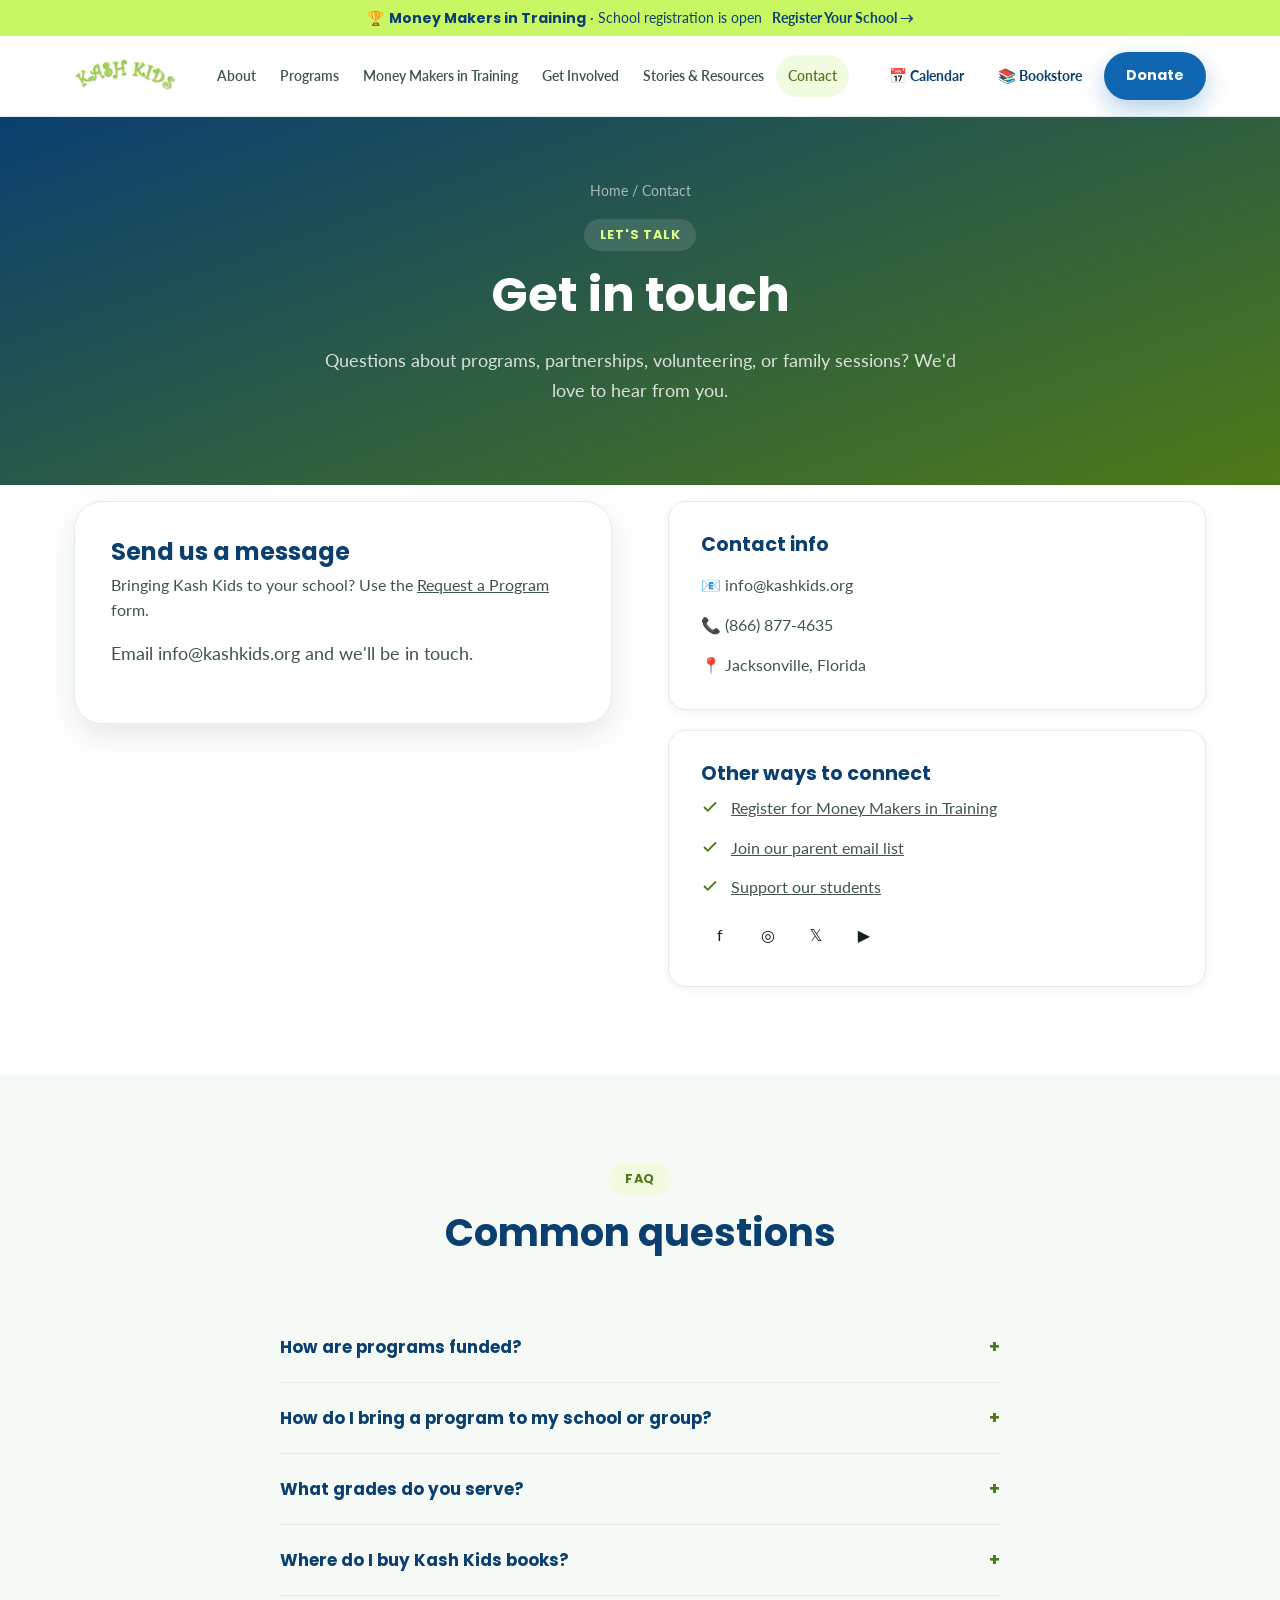
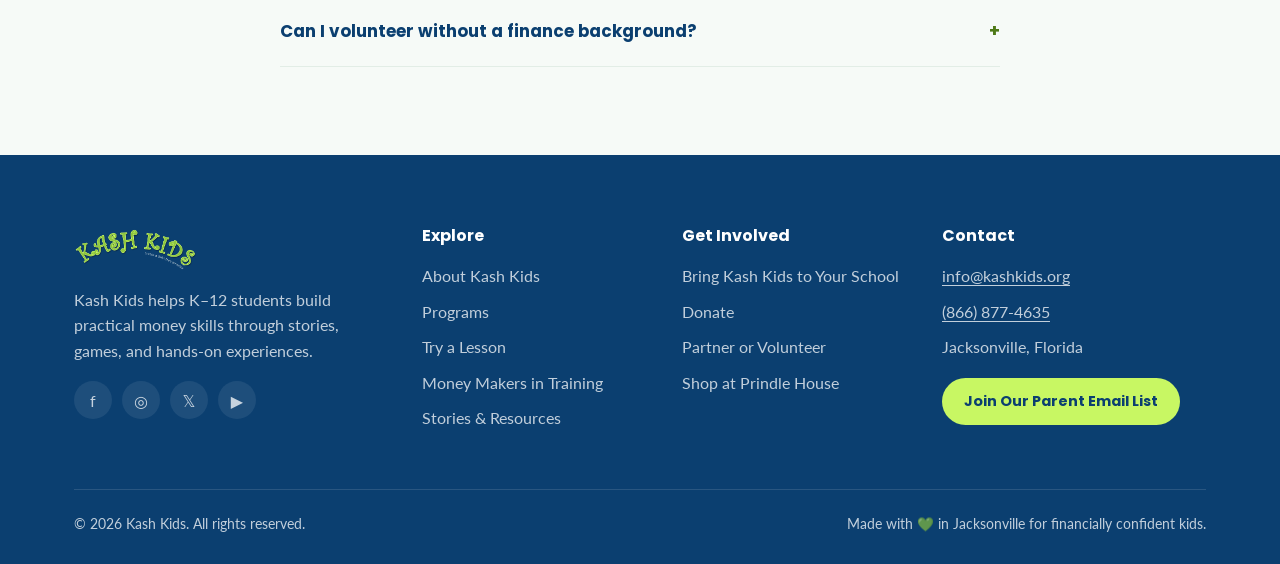
<file: contact.html>
<!DOCTYPE html>
<html lang="en">
<head>
<meta charset="UTF-8">
<meta name="viewport" content="width=device-width, initial-scale=1.0">
<title>Contact — Kash Kids</title>
<meta name="description" content="Contact Kash Kids in Jacksonville, Florida about programs, partnerships, volunteering, and family sessions.">
<link rel="icon" href="data:image/svg+xml,<svg xmlns=%22http://www.w3.org/2000/svg%22 viewBox=%220 0 100 100%22><circle cx=%2250%22 cy=%2250%22 r=%2245%22 fill=%22%2300B368%22/><text x=%2250%22 y=%2266%22 font-size=%2255%22 text-anchor=%22middle%22 fill=%22white%22 font-family=%22sans-serif%22>%24</text></svg>">
<link rel="preconnect" href="https://fonts.googleapis.com">
<link href="https://fonts.googleapis.com/css2?family=Poppins:wght@500;600;700;800&family=Lato:wght@400;700;900&display=swap" rel="stylesheet">
<link rel="stylesheet" href="css/style.css">
</head>
<body>
<a class="skip-link" href="#main">Skip to content</a>

<header class="site-header">
  <a class="mmit-bar" href="money-makers.html#register">
    <span>🏆 <b>Money Makers in Training</b><span class="mmit-bar-long"> · <span data-mmit-label>Register your school or join the interest list</span></span></span>
    <span class="mmit-bar-go"><span data-mmit-cta data-open-text="Register Your School" data-closed-text="Learn more">Learn more</span> →</span>
  </a>
  <div class="container">
    <a href="index.html" class="brand"><img src="assets/logo.webp" alt="Kash Kids home" class="logo-img"></a>
    <nav class="nav-desktop" aria-label="Primary">
      <a href="about.html">About</a>
      <a href="programs.html">Programs</a>
      <a href="money-makers.html">Money Makers in Training</a>
      <a href="get-involved.html">Get Involved</a>
      <a href="resources.html">Stories &amp; Resources</a>
      <a href="contact.html">Contact</a>
    </nav>
    <div class="header-cta">
      <a href="index.html#calendar" class="nav-shop" aria-label="Event calendar">📅 Calendar</a>
      <a data-link="prindleHouse" class="nav-shop" aria-label="Bookstore at Prindle House (opens in a new tab)">📚 Bookstore</a>
      <a href="donate.html#give" class="btn btn-primary btn-sm">Donate</a>
    </div>
    <button class="nav-toggle" aria-label="Open menu" aria-expanded="false" aria-controls="mobile-nav"><span></span><span></span><span></span></button>
  </div>
</header>
<nav class="mobile-nav" id="mobile-nav" aria-label="Mobile">
  <a href="about.html">About</a>
  <a href="programs.html">Programs</a>
  <a href="money-makers.html">Money Makers in Training</a>
  <a href="get-involved.html">Get Involved</a>
  <a href="resources.html">Stories &amp; Resources</a>
  <a href="contact.html">Contact</a>
  <a href="lesson.html">Try a Lesson</a>
  <a href="index.html#calendar">📅 Event Calendar</a>
  <div class="header-cta">
    <a data-link="prindleHouse" class="btn btn-ghost">Shop at Prindle House</a>
    <a href="donate.html#give" class="btn btn-primary">Donate</a>
  </div>
</nav>

<main id="main">

<section class="page-hero">
  <div class="container">
    <div class="breadcrumb"><a href="index.html">Home</a> / Contact</div>
    <span class="eyebrow on-dark">Let's talk</span>
    <h1>Get in touch</h1>
    <p class="lede">Questions about programs, partnerships, volunteering, or family sessions? We'd love to hear from you.</p>
  </div>
</section>

<section class="section-pad" style="padding-top:56px;margin-top:-40px;">
  <div class="container">
    <div class="split reveal" style="align-items:flex-start;">
      <div class="form-card">
        <h2 style="margin-bottom:6px;">Send us a message</h2>
        <p style="color:var(--ink-soft);">Bringing Kash Kids to your school? Use the <a href="programs.html#request" style="text-decoration:underline;">Request a Program</a> form.</p>
        <form data-form="contact" data-success="#contact-success">
          <input type="hidden" name="_subject" value="Kash Kids website message">
          <div class="form-status" aria-live="polite"></div>
          <div class="form-row">
            <div class="form-field">
              <label for="c-name">Name</label>
              <input type="text" id="c-name" name="name" required autocomplete="name">
            </div>
            <div class="form-field">
              <label for="c-email">Email</label>
              <input type="email" id="c-email" name="email" required autocomplete="email">
            </div>
          </div>
          <div class="form-field">
            <label for="c-topic">I'm reaching out about…</label>
            <select id="c-topic" name="topic" data-topic>
              <option value="general">A general question</option>
              <option value="family-session">Requesting a family session</option>
              <option value="partnership">Partnership or sponsorship</option>
              <option value="volunteer">Volunteering</option>
              <option value="media">Media</option>
            </select>
          </div>
          <div class="form-field">
            <label for="c-message">Message</label>
            <textarea id="c-message" name="message" rows="5" required></textarea>
          </div>
          <button type="submit" class="btn btn-primary btn-lg btn-block">Send Message</button>
        </form>
        <div class="form-success" id="contact-success" tabindex="-1" role="status">
          ✅ Thanks for reaching out! We received your message and will reply by email.
        </div>
      </div>

      <div>
        <div class="card c-navy" style="margin-bottom:20px;">
          <h3>Contact info</h3>
          <ul style="display:grid;gap:14px;margin-top:16px;color:var(--ink-soft);">
            <li>📧 <span data-contact="email"></span></li>
            <li data-contact-row>📞 <span data-contact="phone"></span></li>
            <li>📍 Jacksonville, Florida</li>
            <li data-contact-row>🗺️ <span data-contact="serviceArea"></span></li>
          </ul>
        </div>
        <div class="card c-gold">
          <h3>Other ways to connect</h3>
          <ul class="check-list" style="margin-top:10px;">
            <li><svg width="18" height="18" viewBox="0 0 24 24" fill="none" stroke="currentColor" stroke-width="2.4"><path d="M20 6L9 17l-5-5"/></svg> <a href="money-makers.html#register" style="text-decoration:underline;">Register for Money Makers in Training</a></li>
            <li><svg width="18" height="18" viewBox="0 0 24 24" fill="none" stroke="currentColor" stroke-width="2.4"><path d="M20 6L9 17l-5-5"/></svg> <a href="resources.html#parent-list" style="text-decoration:underline;">Join our parent email list</a></li>
            <li><svg width="18" height="18" viewBox="0 0 24 24" fill="none" stroke="currentColor" stroke-width="2.4"><path d="M20 6L9 17l-5-5"/></svg> <a href="donate.html#give" style="text-decoration:underline;">Support our students</a></li>
          </ul>
          <div class="footer-social" data-social style="margin-top:16px;"></div>
        </div>
      </div>
    </div>
  </div>
</section>

<section class="section-pad" style="background:var(--paper-soft)">
  <div class="container">
    <div class="section-head reveal">
      <span class="eyebrow">FAQ</span>
      <h2>Common questions</h2>
    </div>
    <div class="faq-list reveal" style="max-width:720px;margin:0 auto;">
      <div class="faq-item">
        <button class="faq-q">How are programs funded? <span class="plus" aria-hidden="true">+</span></button>
        <div class="faq-a"><p>Programs are supported through school and community partnerships, contracts, grants, and sponsorships. Contact us to discuss availability and funding options for your school or organization.</p></div>
      </div>
      <div class="faq-item">
        <button class="faq-q">How do I bring a program to my school or group? <span class="plus" aria-hidden="true">+</span></button>
        <div class="faq-a"><p>Use the <a href="programs.html#request" style="text-decoration:underline;">Request a Program</a> form. We'll follow up to discuss your students, the program, and the funding arrangement, then confirm dates and delivery.</p></div>
      </div>
      <div class="faq-item">
        <button class="faq-q">What grades do you serve? <span class="plus" aria-hidden="true">+</span></button>
        <div class="faq-a"><p>Kash Kids works with K–12 students, from coin recognition and needs versus wants in elementary school to budgeting, credit, and workforce readiness in middle and high school.</p></div>
      </div>
      <div class="faq-item">
        <button class="faq-q">Where do I buy Kash Kids books? <span class="plus" aria-hidden="true">+</span></button>
        <div class="faq-a"><p>Books and learning materials are available from Prindle House Publishing, founded by Kash Kids founder Twyla Prindle. Purchases are processed by Prindle House; donations remain through Kash Kids.</p></div>
      </div>
      <div class="faq-item">
        <button class="faq-q">Can I volunteer without a finance background? <span class="plus" aria-hidden="true">+</span></button>
        <div class="faq-a"><p>Yes. Volunteers support workforce development activities and Money Makers in Training. <a href="contact.html?topic=volunteer" style="text-decoration:underline;">Let us know you're interested.</a></p></div>
      </div>
    </div>
  </div>
</section>

</main>

<footer class="site-footer">
  <div class="container">
    <div class="footer-grid">
      <div>
        <a href="index.html" class="brand"><img src="assets/logo.webp" alt="Kash Kids home" class="logo-img logo-img-footer"></a>
        <p style="margin-top:14px;max-width:290px;">Kash Kids helps K–12 students build practical money skills through stories, games, and hands-on experiences.</p>
        <div class="footer-social" data-social></div>
      </div>
      <div>
        <h4>Explore</h4>
        <ul class="footer-links">
          <li><a href="about.html">About Kash Kids</a></li>
          <li><a href="programs.html">Programs</a></li>
          <li><a href="lesson.html">Try a Lesson</a></li>
          <li><a href="money-makers.html">Money Makers in Training</a></li>
          <li><a href="resources.html">Stories &amp; Resources</a></li>
        </ul>
      </div>
      <div>
        <h4>Get Involved</h4>
        <ul class="footer-links">
          <li><a href="programs.html#request">Bring Kash Kids to Your School</a></li>
          <li><a href="donate.html#give">Donate</a></li>
          <li><a href="get-involved.html">Partner or Volunteer</a></li>
          <li><a data-link="prindleHouse">Shop at Prindle House</a></li>
        </ul>
      </div>
      <div>
        <h4>Contact</h4>
        <ul class="footer-links footer-contact">
          <li data-contact="email"></li>
          <li data-contact-row><span data-contact="phone"></span></li>
          <li>Jacksonville, Florida</li>
        </ul>
        <a href="resources.html#parent-list" class="btn btn-gold btn-sm" style="margin-top:8px;">Join Our Parent Email List</a>
      </div>
    </div>
    <div class="footer-bottom">
      <span>© <span data-year></span> Kash Kids. All rights reserved.</span>
      <span>Made with 💚 in Jacksonville for financially confident kids.</span>
    </div>
  </div>
</footer>

<script src="js/site-config.js"></script>
<script src="js/main.js"></script>
</body>
</html>
</file>
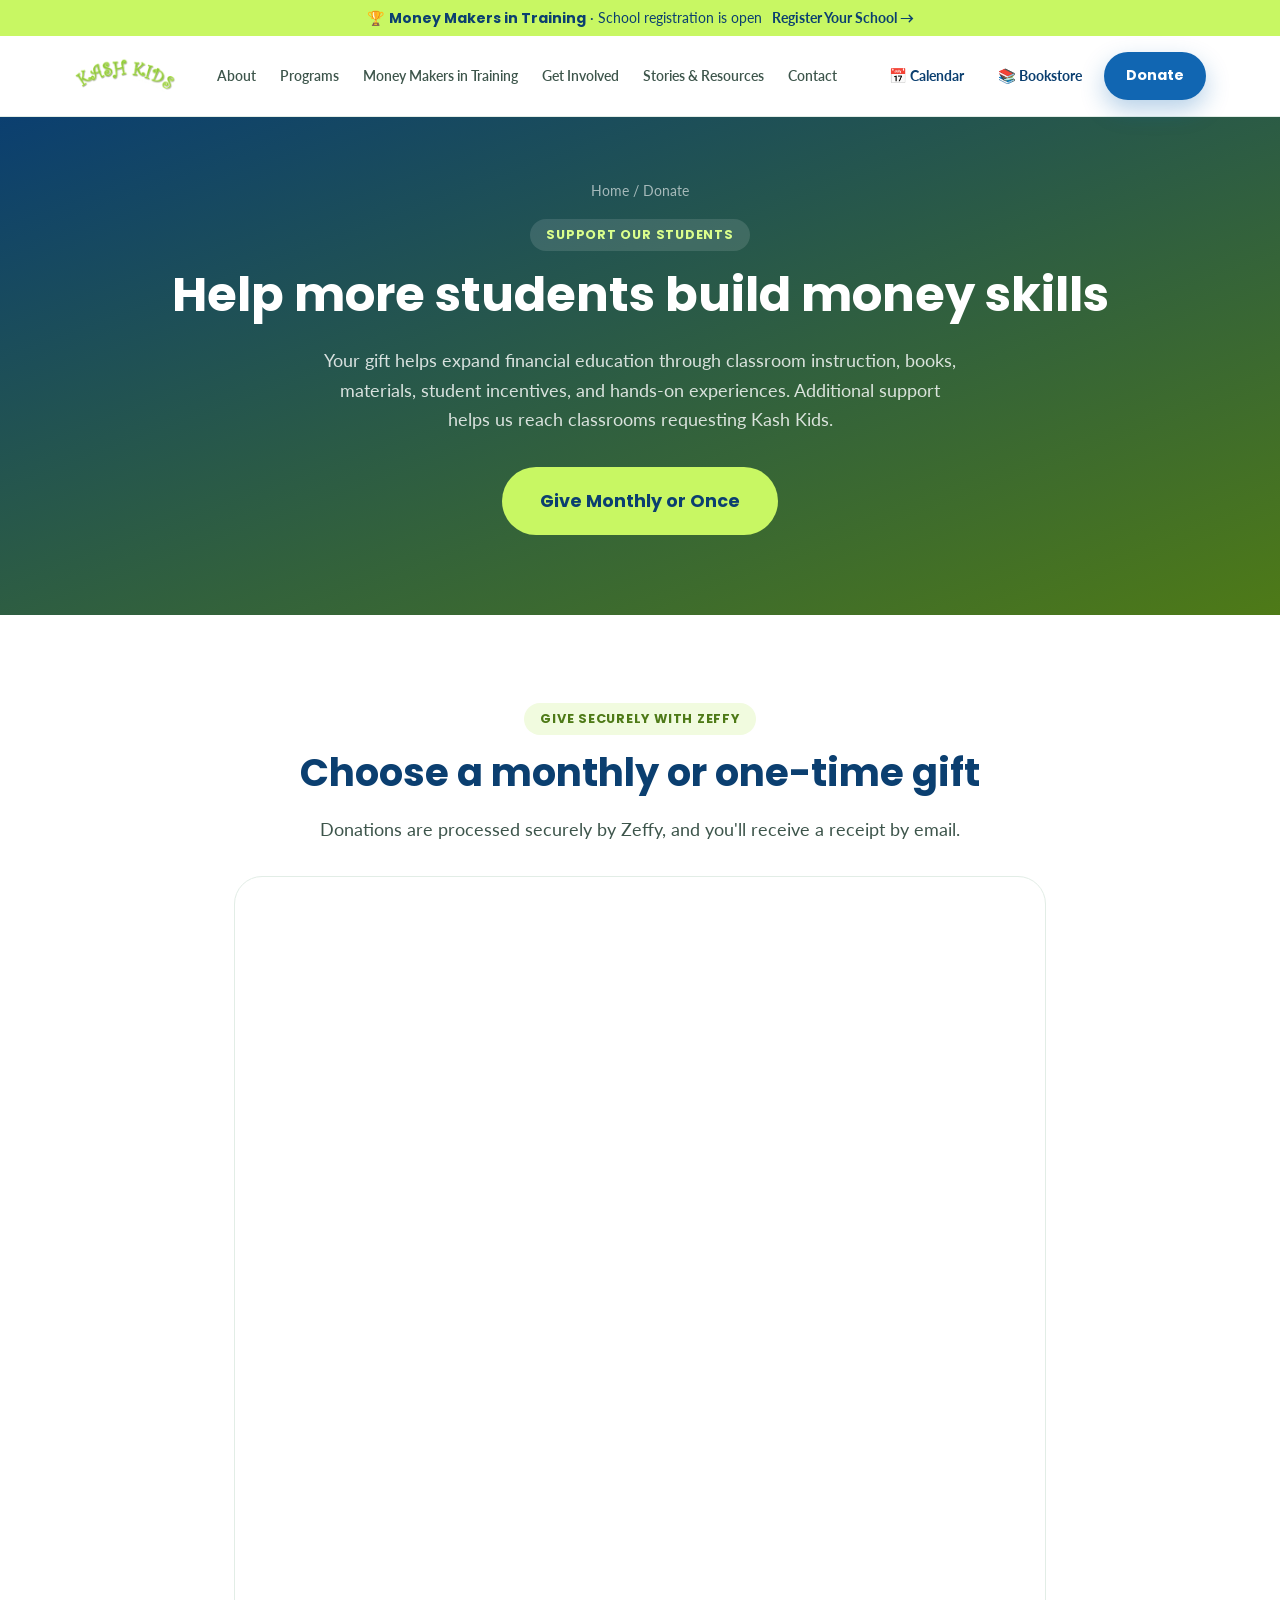
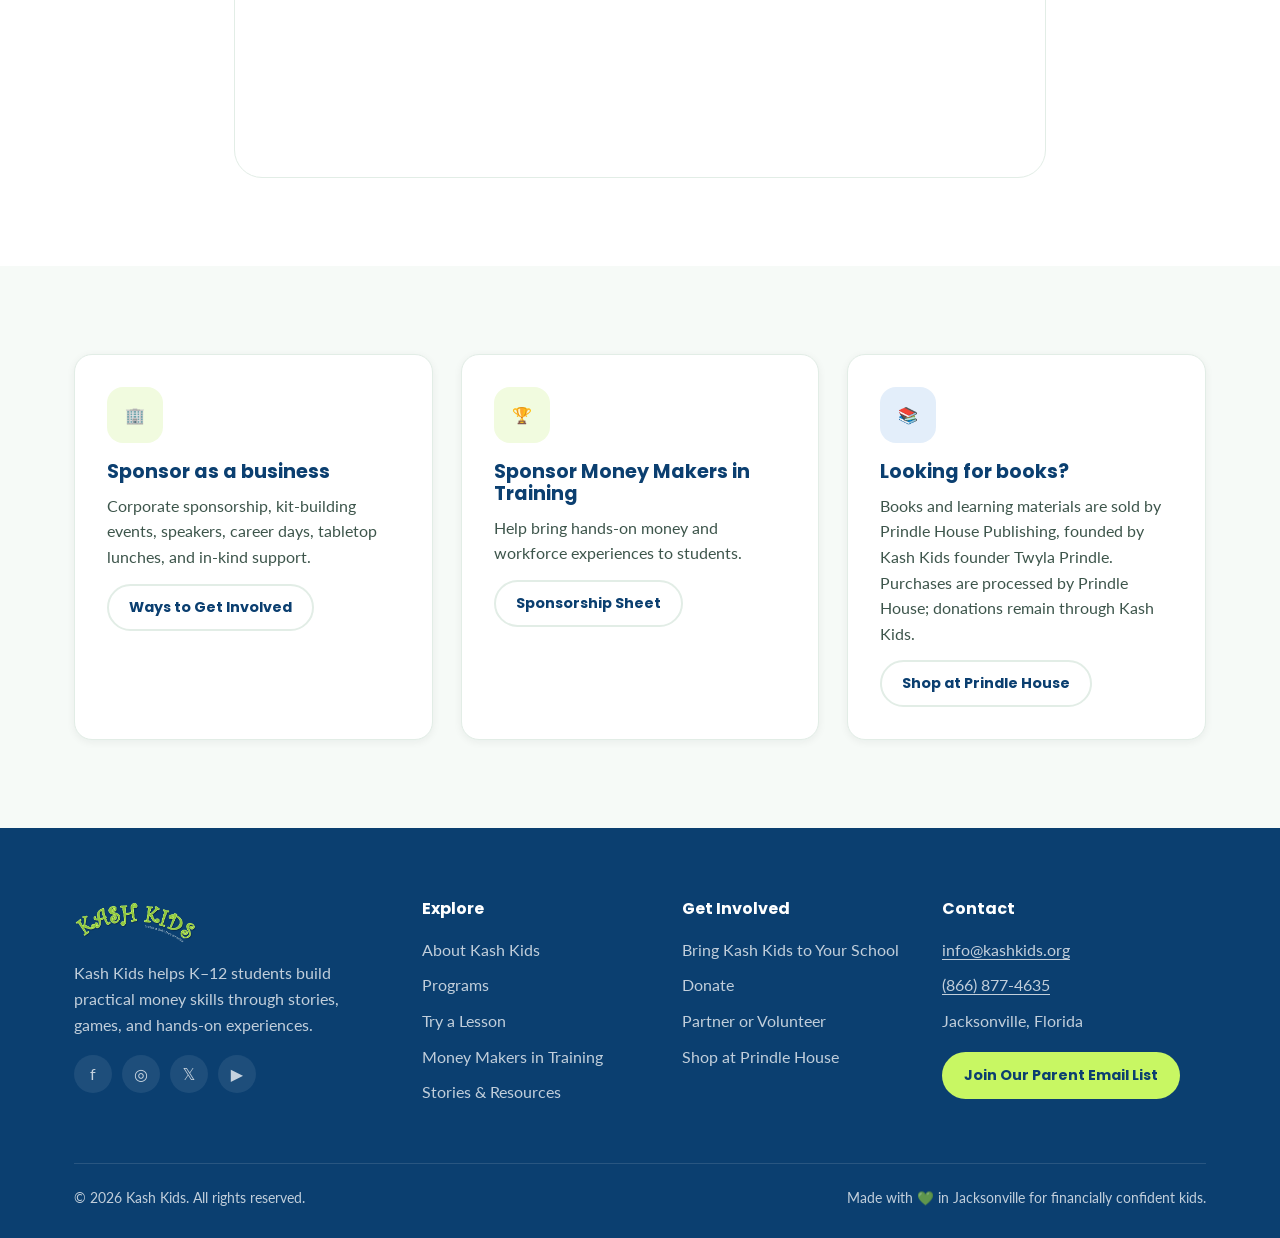
<file: donate.html>
<!DOCTYPE html>
<html lang="en">
<head>
<meta charset="UTF-8">
<meta name="viewport" content="width=device-width, initial-scale=1.0">
<title>Donate — Kash Kids</title>
<meta name="description" content="Help more students build money skills. Give to Kash Kids once or monthly.">
<link rel="icon" href="data:image/svg+xml,<svg xmlns=%22http://www.w3.org/2000/svg%22 viewBox=%220 0 100 100%22><circle cx=%2250%22 cy=%2250%22 r=%2245%22 fill=%22%2300B368%22/><text x=%2250%22 y=%2266%22 font-size=%2255%22 text-anchor=%22middle%22 fill=%22white%22 font-family=%22sans-serif%22>%24</text></svg>">
<link rel="preconnect" href="https://fonts.googleapis.com">
<link href="https://fonts.googleapis.com/css2?family=Poppins:wght@500;600;700;800&family=Lato:wght@400;700;900&display=swap" rel="stylesheet">
<link rel="stylesheet" href="css/style.css">
</head>
<body>
<a class="skip-link" href="#main">Skip to content</a>

<header class="site-header">
  <a class="mmit-bar" href="money-makers.html#register">
    <span>🏆 <b>Money Makers in Training</b><span class="mmit-bar-long"> · <span data-mmit-label>Register your school or join the interest list</span></span></span>
    <span class="mmit-bar-go"><span data-mmit-cta data-open-text="Register Your School" data-closed-text="Learn more">Learn more</span> →</span>
  </a>
  <div class="container">
    <a href="index.html" class="brand"><img src="assets/logo.webp" alt="Kash Kids home" class="logo-img"></a>
    <nav class="nav-desktop" aria-label="Primary">
      <a href="about.html">About</a>
      <a href="programs.html">Programs</a>
      <a href="money-makers.html">Money Makers in Training</a>
      <a href="get-involved.html">Get Involved</a>
      <a href="resources.html">Stories &amp; Resources</a>
      <a href="contact.html">Contact</a>
    </nav>
    <div class="header-cta">
      <a href="index.html#calendar" class="nav-shop" aria-label="Event calendar">📅 Calendar</a>
      <a data-link="prindleHouse" class="nav-shop" aria-label="Bookstore at Prindle House (opens in a new tab)">📚 Bookstore</a>
      <a href="donate.html#give" class="btn btn-primary btn-sm">Donate</a>
    </div>
    <button class="nav-toggle" aria-label="Open menu" aria-expanded="false" aria-controls="mobile-nav"><span></span><span></span><span></span></button>
  </div>
</header>
<nav class="mobile-nav" id="mobile-nav" aria-label="Mobile">
  <a href="about.html">About</a>
  <a href="programs.html">Programs</a>
  <a href="money-makers.html">Money Makers in Training</a>
  <a href="get-involved.html">Get Involved</a>
  <a href="resources.html">Stories &amp; Resources</a>
  <a href="contact.html">Contact</a>
  <a href="lesson.html">Try a Lesson</a>
  <a href="index.html#calendar">📅 Event Calendar</a>
  <div class="header-cta">
    <a data-link="prindleHouse" class="btn btn-ghost">Shop at Prindle House</a>
    <a href="donate.html#give" class="btn btn-primary">Donate</a>
  </div>
</nav>

<main id="main">

<section class="page-hero">
  <div class="container">
    <div class="breadcrumb"><a href="index.html">Home</a> / Donate</div>
    <span class="eyebrow on-dark">Support our students</span>
    <h1>Help more students build money skills</h1>
    <p class="lede">Your gift helps expand financial education through classroom instruction, books, materials, student incentives, and hands-on experiences. Additional support helps us reach classrooms requesting Kash Kids.</p>
    <div class="hero-actions" style="justify-content:center;">
      <a href="#give" class="btn btn-gold btn-lg">Give Monthly or Once</a>
    </div>
  </div>
</section>

<section class="section-pad" id="give">
  <div class="container" style="max-width:860px;">
    <div class="section-head reveal" style="margin-bottom:32px;">
      <span class="eyebrow">Give securely with Zeffy</span>
      <h2>Choose a monthly or one-time gift</h2>
      <p class="lede center-col">Donations are processed securely by Zeffy, and you'll receive a receipt by email.</p>
    </div>
    <div class="zeffy-embed reveal" data-zeffy></div>
  </div>
</section>

<section class="section-pad" style="background:var(--paper-soft)">
  <div class="container">
    <div class="grid grid-3 reveal-stagger">
      <div class="card">
        <div class="icon-badge">🏢</div>
        <h3>Sponsor as a business</h3>
        <p>Corporate sponsorship, kit-building events, speakers, career days, tabletop lunches, and in-kind support.</p>
        <a href="get-involved.html" class="btn btn-ghost btn-sm" style="margin-top:14px;">Ways to Get Involved</a>
      </div>
      <div class="card c-gold">
        <div class="icon-badge">🏆</div>
        <h3>Sponsor Money Makers in Training</h3>
        <p>Help bring hands-on money and workforce experiences to students.</p>
        <a data-link="sponsorshipSheet" class="btn btn-ghost btn-sm" style="margin-top:14px;">Sponsorship Sheet</a>
      </div>
      <div class="card c-navy">
        <div class="icon-badge">📚</div>
        <h3>Looking for books?</h3>
        <p>Books and learning materials are sold by Prindle House Publishing, founded by Kash Kids founder Twyla Prindle. Purchases are processed by Prindle House; donations remain through Kash Kids.</p>
        <a data-link="prindleHouse" class="btn btn-ghost btn-sm" style="margin-top:14px;">Shop at Prindle House</a>
      </div>
    </div>
  </div>
</section>

</main>

<footer class="site-footer">
  <div class="container">
    <div class="footer-grid">
      <div>
        <a href="index.html" class="brand"><img src="assets/logo.webp" alt="Kash Kids home" class="logo-img logo-img-footer"></a>
        <p style="margin-top:14px;max-width:290px;">Kash Kids helps K–12 students build practical money skills through stories, games, and hands-on experiences.</p>
        <div class="footer-social" data-social></div>
      </div>
      <div>
        <h4>Explore</h4>
        <ul class="footer-links">
          <li><a href="about.html">About Kash Kids</a></li>
          <li><a href="programs.html">Programs</a></li>
          <li><a href="lesson.html">Try a Lesson</a></li>
          <li><a href="money-makers.html">Money Makers in Training</a></li>
          <li><a href="resources.html">Stories &amp; Resources</a></li>
        </ul>
      </div>
      <div>
        <h4>Get Involved</h4>
        <ul class="footer-links">
          <li><a href="programs.html#request">Bring Kash Kids to Your School</a></li>
          <li><a href="donate.html#give">Donate</a></li>
          <li><a href="get-involved.html">Partner or Volunteer</a></li>
          <li><a data-link="prindleHouse">Shop at Prindle House</a></li>
        </ul>
      </div>
      <div>
        <h4>Contact</h4>
        <ul class="footer-links footer-contact">
          <li data-contact="email"></li>
          <li data-contact-row><span data-contact="phone"></span></li>
          <li>Jacksonville, Florida</li>
        </ul>
        <a href="resources.html#parent-list" class="btn btn-gold btn-sm" style="margin-top:8px;">Join Our Parent Email List</a>
      </div>
    </div>
    <div class="footer-bottom">
      <span>© <span data-year></span> Kash Kids. All rights reserved.</span>
      <span>Made with 💚 in Jacksonville for financially confident kids.</span>
    </div>
  </div>
</footer>

<script src="js/site-config.js"></script>
<script src="js/main.js"></script>
</body>
</html>
</file>
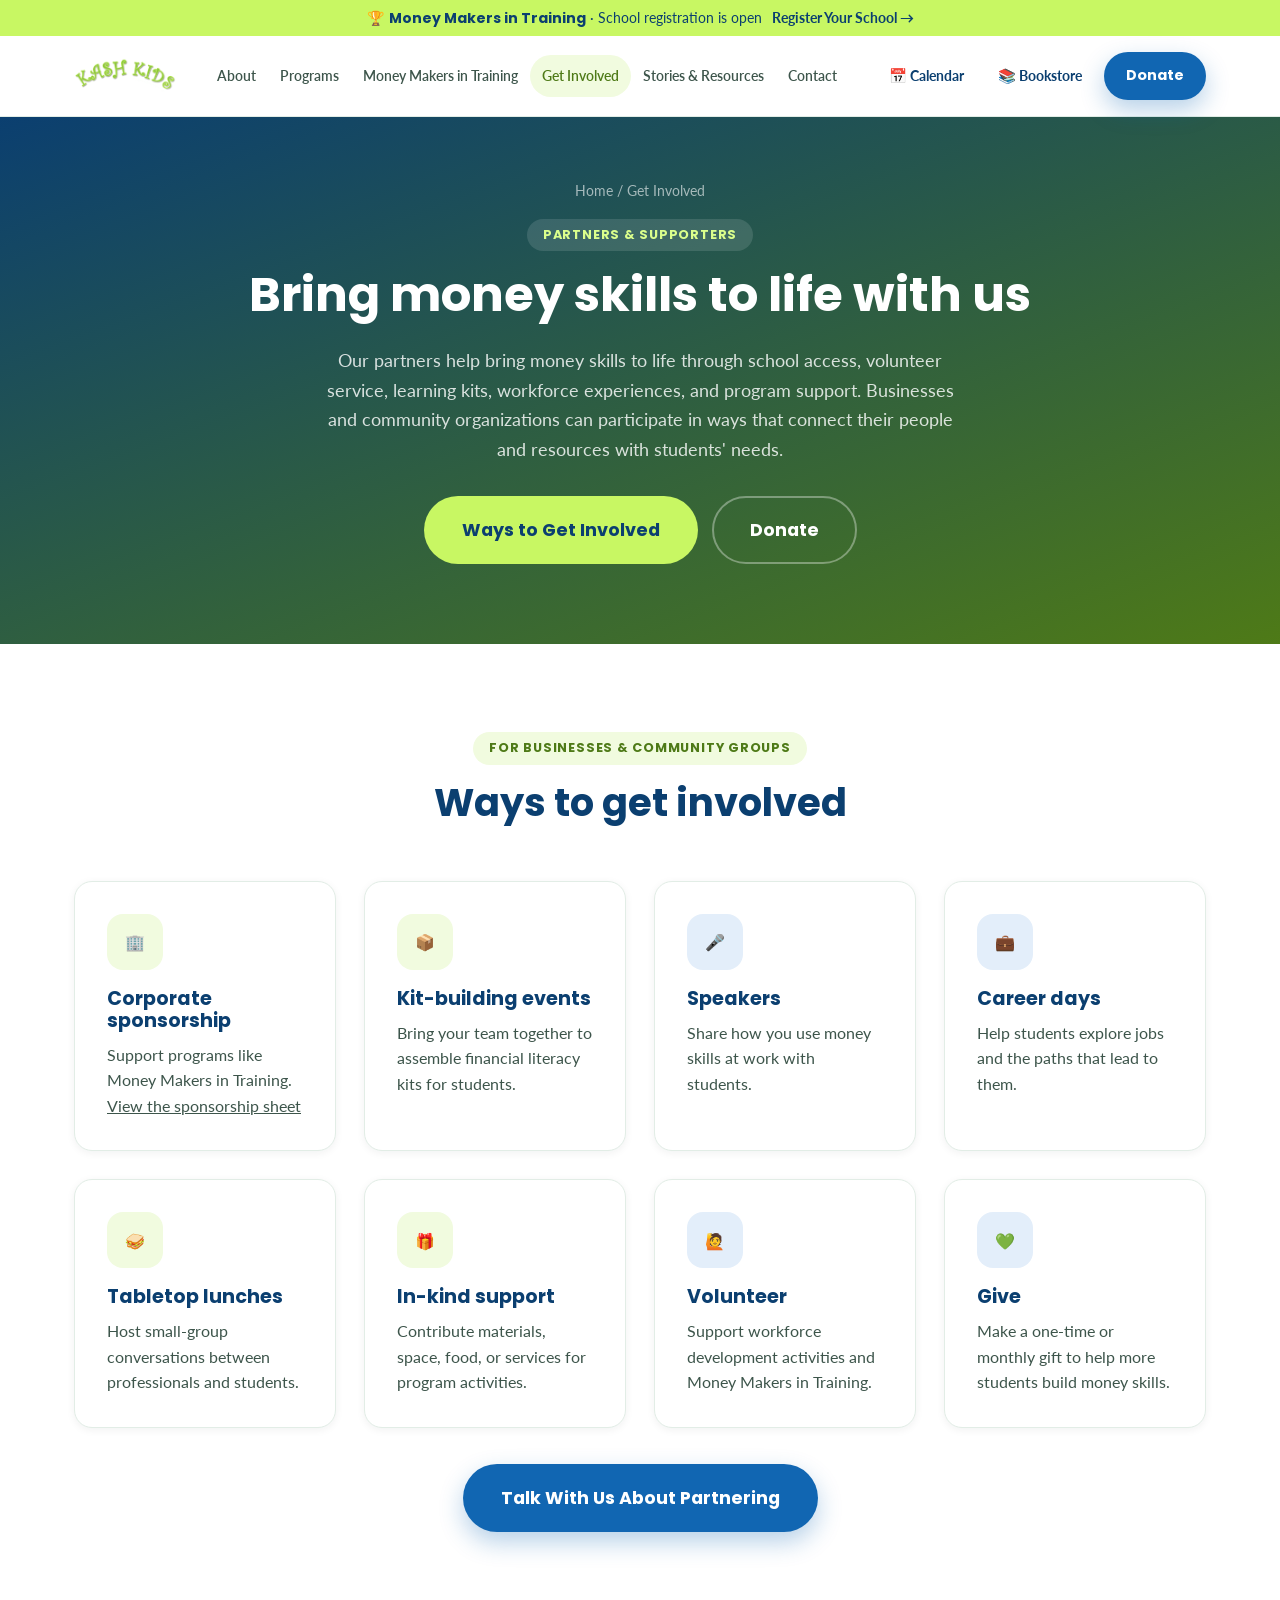
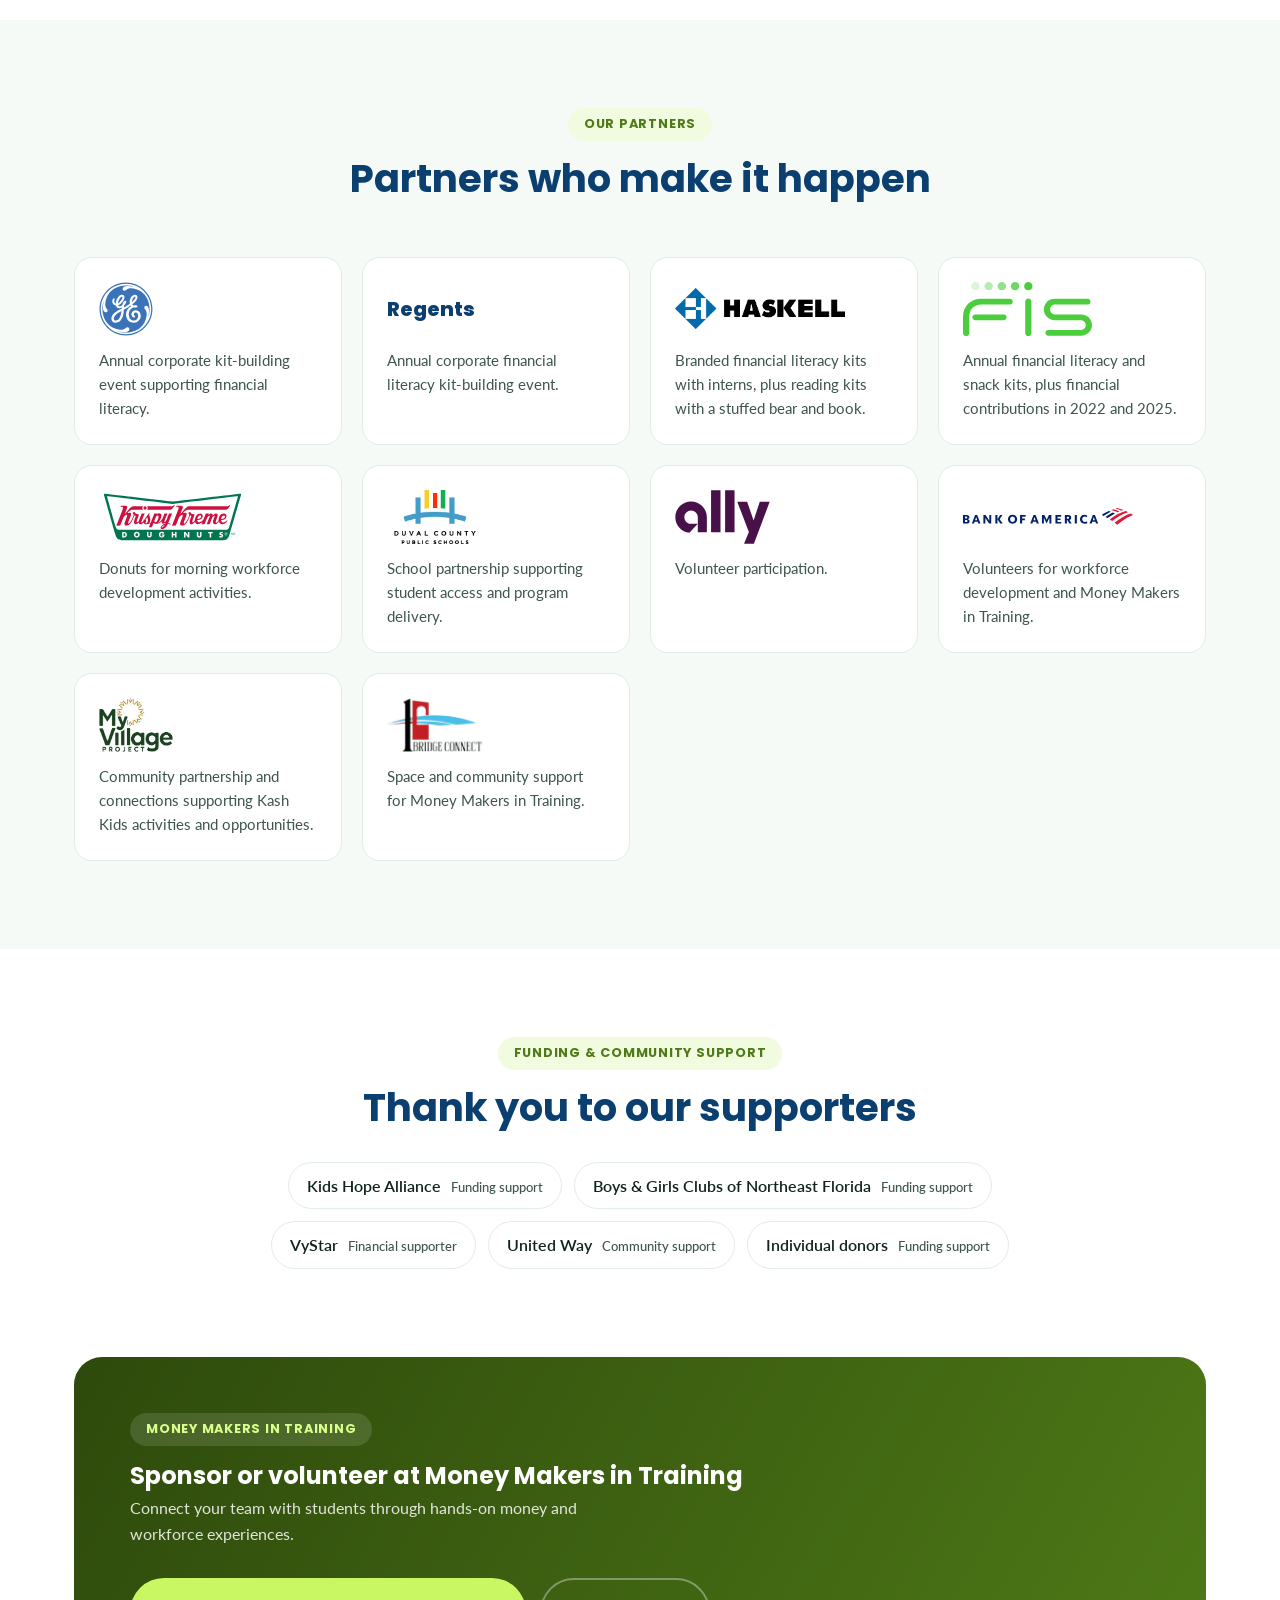
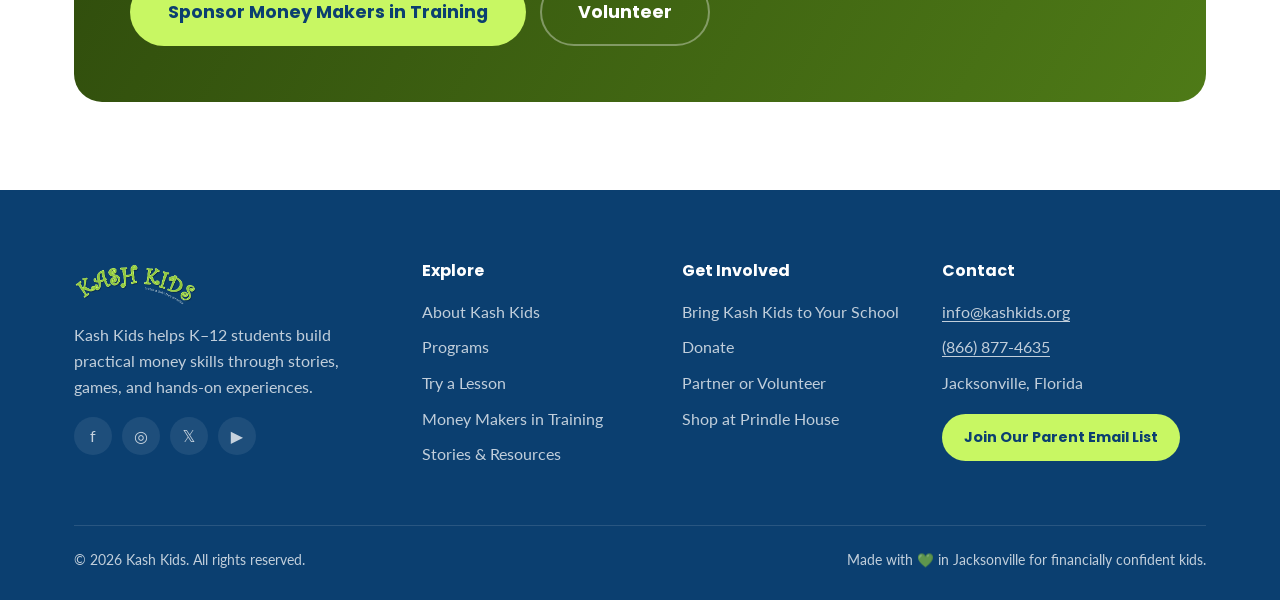
<file: get-involved.html>
<!DOCTYPE html>
<html lang="en">
<head>
<meta charset="UTF-8">
<meta name="viewport" content="width=device-width, initial-scale=1.0">
<title>Get Involved — Kash Kids</title>
<meta name="description" content="Partner with Kash Kids through corporate sponsorship, kit-building events, volunteering, speakers, career days, and in-kind support.">
<link rel="icon" href="data:image/svg+xml,<svg xmlns=%22http://www.w3.org/2000/svg%22 viewBox=%220 0 100 100%22><circle cx=%2250%22 cy=%2250%22 r=%2245%22 fill=%22%2300B368%22/><text x=%2250%22 y=%2266%22 font-size=%2255%22 text-anchor=%22middle%22 fill=%22white%22 font-family=%22sans-serif%22>%24</text></svg>">
<link rel="preconnect" href="https://fonts.googleapis.com">
<link href="https://fonts.googleapis.com/css2?family=Poppins:wght@500;600;700;800&family=Lato:wght@400;700;900&display=swap" rel="stylesheet">
<link rel="stylesheet" href="css/style.css">
</head>
<body>
<a class="skip-link" href="#main">Skip to content</a>

<header class="site-header">
  <a class="mmit-bar" href="money-makers.html#register">
    <span>🏆 <b>Money Makers in Training</b><span class="mmit-bar-long"> · <span data-mmit-label>Register your school or join the interest list</span></span></span>
    <span class="mmit-bar-go"><span data-mmit-cta data-open-text="Register Your School" data-closed-text="Learn more">Learn more</span> →</span>
  </a>
  <div class="container">
    <a href="index.html" class="brand"><img src="assets/logo.webp" alt="Kash Kids home" class="logo-img"></a>
    <nav class="nav-desktop" aria-label="Primary">
      <a href="about.html">About</a>
      <a href="programs.html">Programs</a>
      <a href="money-makers.html">Money Makers in Training</a>
      <a href="get-involved.html">Get Involved</a>
      <a href="resources.html">Stories &amp; Resources</a>
      <a href="contact.html">Contact</a>
    </nav>
    <div class="header-cta">
      <a href="index.html#calendar" class="nav-shop" aria-label="Event calendar">📅 Calendar</a>
      <a data-link="prindleHouse" class="nav-shop" aria-label="Bookstore at Prindle House (opens in a new tab)">📚 Bookstore</a>
      <a href="donate.html#give" class="btn btn-primary btn-sm">Donate</a>
    </div>
    <button class="nav-toggle" aria-label="Open menu" aria-expanded="false" aria-controls="mobile-nav"><span></span><span></span><span></span></button>
  </div>
</header>
<nav class="mobile-nav" id="mobile-nav" aria-label="Mobile">
  <a href="about.html">About</a>
  <a href="programs.html">Programs</a>
  <a href="money-makers.html">Money Makers in Training</a>
  <a href="get-involved.html">Get Involved</a>
  <a href="resources.html">Stories &amp; Resources</a>
  <a href="contact.html">Contact</a>
  <a href="lesson.html">Try a Lesson</a>
  <a href="index.html#calendar">📅 Event Calendar</a>
  <div class="header-cta">
    <a data-link="prindleHouse" class="btn btn-ghost">Shop at Prindle House</a>
    <a href="donate.html#give" class="btn btn-primary">Donate</a>
  </div>
</nav>

<main id="main">

<section class="page-hero">
  <div class="container">
    <div class="breadcrumb"><a href="index.html">Home</a> / Get Involved</div>
    <span class="eyebrow on-dark">Partners &amp; supporters</span>
    <h1>Bring money skills to life with us</h1>
    <p class="lede">Our partners help bring money skills to life through school access, volunteer service, learning kits, workforce experiences, and program support. Businesses and community organizations can participate in ways that connect their people and resources with students' needs.</p>
    <div class="hero-actions" style="justify-content:center;">
      <a href="#ways" class="btn btn-gold btn-lg">Ways to Get Involved</a>
      <a href="donate.html#give" class="btn btn-ghost on-dark btn-lg">Donate</a>
    </div>
  </div>
</section>

<!-- Ways to get involved -->
<section class="section-pad" id="ways">
  <div class="container">
    <div class="section-head reveal">
      <span class="eyebrow">For businesses &amp; community groups</span>
      <h2>Ways to get involved</h2>
    </div>
    <div class="grid grid-4 reveal-stagger">
      <div class="card">
        <div class="icon-badge">🏢</div>
        <h3>Corporate sponsorship</h3>
        <p>Support programs like Money Makers in Training. <a data-link="sponsorshipSheet" style="text-decoration:underline;">View the sponsorship sheet</a></p>
      </div>
      <div class="card c-gold">
        <div class="icon-badge">📦</div>
        <h3>Kit-building events</h3>
        <p>Bring your team together to assemble financial literacy kits for students.</p>
      </div>
      <div class="card c-navy">
        <div class="icon-badge">🎤</div>
        <h3>Speakers</h3>
        <p>Share how you use money skills at work with students.</p>
      </div>
      <div class="card c-coral">
        <div class="icon-badge">💼</div>
        <h3>Career days</h3>
        <p>Help students explore jobs and the paths that lead to them.</p>
      </div>
      <div class="card">
        <div class="icon-badge">🥪</div>
        <h3>Tabletop lunches</h3>
        <p>Host small-group conversations between professionals and students.</p>
      </div>
      <div class="card c-gold">
        <div class="icon-badge">🎁</div>
        <h3>In-kind support</h3>
        <p>Contribute materials, space, food, or services for program activities.</p>
      </div>
      <div class="card c-navy">
        <div class="icon-badge">🙋</div>
        <h3>Volunteer</h3>
        <p>Support workforce development activities and Money Makers in Training.</p>
      </div>
      <div class="card c-coral">
        <div class="icon-badge">💚</div>
        <h3>Give</h3>
        <p>Make a one-time or monthly gift to help more students build money skills.</p>
      </div>
    </div>
    <div class="text-center" style="margin-top:36px;">
      <a href="contact.html?topic=partnership" class="btn btn-primary btn-lg">Talk With Us About Partnering</a>
    </div>
  </div>
</section>

<!-- Partners -->
<section class="section-pad" style="background:var(--paper-soft)">
  <div class="container">
    <div class="section-head reveal">
      <span class="eyebrow">Our partners</span>
      <h2>Partners who make it happen</h2>
    </div>
    <div class="partner-grid reveal-stagger">
      <div class="partner-card">
        <div class="partner-logo"><img src="assets/partners/ge.svg" alt="GE" loading="lazy"></div>
        <p>Annual corporate kit-building event supporting financial literacy.</p>
      </div>
      <div class="partner-card">
        <div class="partner-logo"><span class="partner-wordmark">Regents</span></div>
        <p>Annual corporate financial literacy kit-building event.</p>
      </div>
      <div class="partner-card">
        <div class="partner-logo"><img src="assets/partners/haskell.webp" alt="Haskell"></div>
        <p>Branded financial literacy kits with interns, plus reading kits with a stuffed bear and book.</p>
      </div>
      <div class="partner-card">
        <div class="partner-logo"><img src="assets/partners/fis.svg" alt="FIS" loading="lazy"></div>
        <p>Annual financial literacy and snack kits, plus financial contributions in 2022 and 2025.</p>
      </div>
      <div class="partner-card">
        <div class="partner-logo"><img src="assets/partners/krispy-kreme.svg" alt="Krispy Kreme" loading="lazy"></div>
        <p>Donuts for morning workforce development activities.</p>
      </div>
      <div class="partner-card">
        <div class="partner-logo"><img src="assets/partners/dcps.png" alt="Duval County Public Schools" loading="lazy"></div>
        <p>School partnership supporting student access and program delivery.</p>
      </div>
      <div class="partner-card">
        <div class="partner-logo"><img src="assets/partners/ally.svg" alt="Ally Bank" loading="lazy"></div>
        <p>Volunteer participation.</p>
      </div>
      <div class="partner-card">
        <div class="partner-logo"><img src="assets/partners/bank-of-america.svg" alt="Bank of America" loading="lazy"></div>
        <p>Volunteers for workforce development and Money Makers in Training.</p>
      </div>
      <div class="partner-card">
        <div class="partner-logo"><img src="assets/partners/my-village-project.webp" alt="My Village Project"></div>
        <p>Community partnership and connections supporting Kash Kids activities and opportunities.</p>
      </div>
      <div class="partner-card">
        <div class="partner-logo"><img src="assets/partners/ibridge-connect.webp" alt="1Bridge Connect"></div>
        <p>Space and community support for Money Makers in Training.</p>
      </div>
    </div>
  </div>
</section>

<!-- Supporters -->
<section class="section-pad">
  <div class="container" style="max-width:900px;">
    <div class="section-head reveal" style="margin-bottom:32px;">
      <span class="eyebrow">Funding &amp; community support</span>
      <h2>Thank you to our supporters</h2>
    </div>
    <ul class="supporter-list reveal" style="justify-content:center;">
      <li>Kids Hope Alliance <small>Funding support</small></li>
      <li>Boys &amp; Girls Clubs of Northeast Florida <small>Funding support</small></li>
      <li>VyStar <small>Financial supporter</small></li>
      <li>United Way <small>Community support</small></li>
      <li>Individual donors <small>Funding support</small></li>
    </ul>
  </div>
</section>

<section class="section-pad" style="padding-top:0;">
  <div class="container">
    <div class="cta-banner reveal">
      <div>
        <span class="eyebrow on-dark">Money Makers in Training</span>
        <h2>Sponsor or volunteer at Money Makers in Training</h2>
        <p>Connect your team with students through hands-on money and workforce experiences.</p>
      </div>
      <div class="cta-actions">
        <a data-link="sponsorshipSheet" class="btn btn-gold btn-lg">Sponsor Money Makers in Training</a>
        <a href="contact.html?topic=volunteer" class="btn btn-ghost on-dark btn-lg">Volunteer</a>
      </div>
    </div>
  </div>
</section>

</main>

<footer class="site-footer">
  <div class="container">
    <div class="footer-grid">
      <div>
        <a href="index.html" class="brand"><img src="assets/logo.webp" alt="Kash Kids home" class="logo-img logo-img-footer"></a>
        <p style="margin-top:14px;max-width:290px;">Kash Kids helps K–12 students build practical money skills through stories, games, and hands-on experiences.</p>
        <div class="footer-social" data-social></div>
      </div>
      <div>
        <h4>Explore</h4>
        <ul class="footer-links">
          <li><a href="about.html">About Kash Kids</a></li>
          <li><a href="programs.html">Programs</a></li>
          <li><a href="lesson.html">Try a Lesson</a></li>
          <li><a href="money-makers.html">Money Makers in Training</a></li>
          <li><a href="resources.html">Stories &amp; Resources</a></li>
        </ul>
      </div>
      <div>
        <h4>Get Involved</h4>
        <ul class="footer-links">
          <li><a href="programs.html#request">Bring Kash Kids to Your School</a></li>
          <li><a href="donate.html#give">Donate</a></li>
          <li><a href="get-involved.html">Partner or Volunteer</a></li>
          <li><a data-link="prindleHouse">Shop at Prindle House</a></li>
        </ul>
      </div>
      <div>
        <h4>Contact</h4>
        <ul class="footer-links footer-contact">
          <li data-contact="email"></li>
          <li data-contact-row><span data-contact="phone"></span></li>
          <li>Jacksonville, Florida</li>
        </ul>
        <a href="resources.html#parent-list" class="btn btn-gold btn-sm" style="margin-top:8px;">Join Our Parent Email List</a>
      </div>
    </div>
    <div class="footer-bottom">
      <span>© <span data-year></span> Kash Kids. All rights reserved.</span>
      <span>Made with 💚 in Jacksonville for financially confident kids.</span>
    </div>
  </div>
</footer>

<script src="js/site-config.js"></script>
<script src="js/main.js"></script>
</body>
</html>
</file>
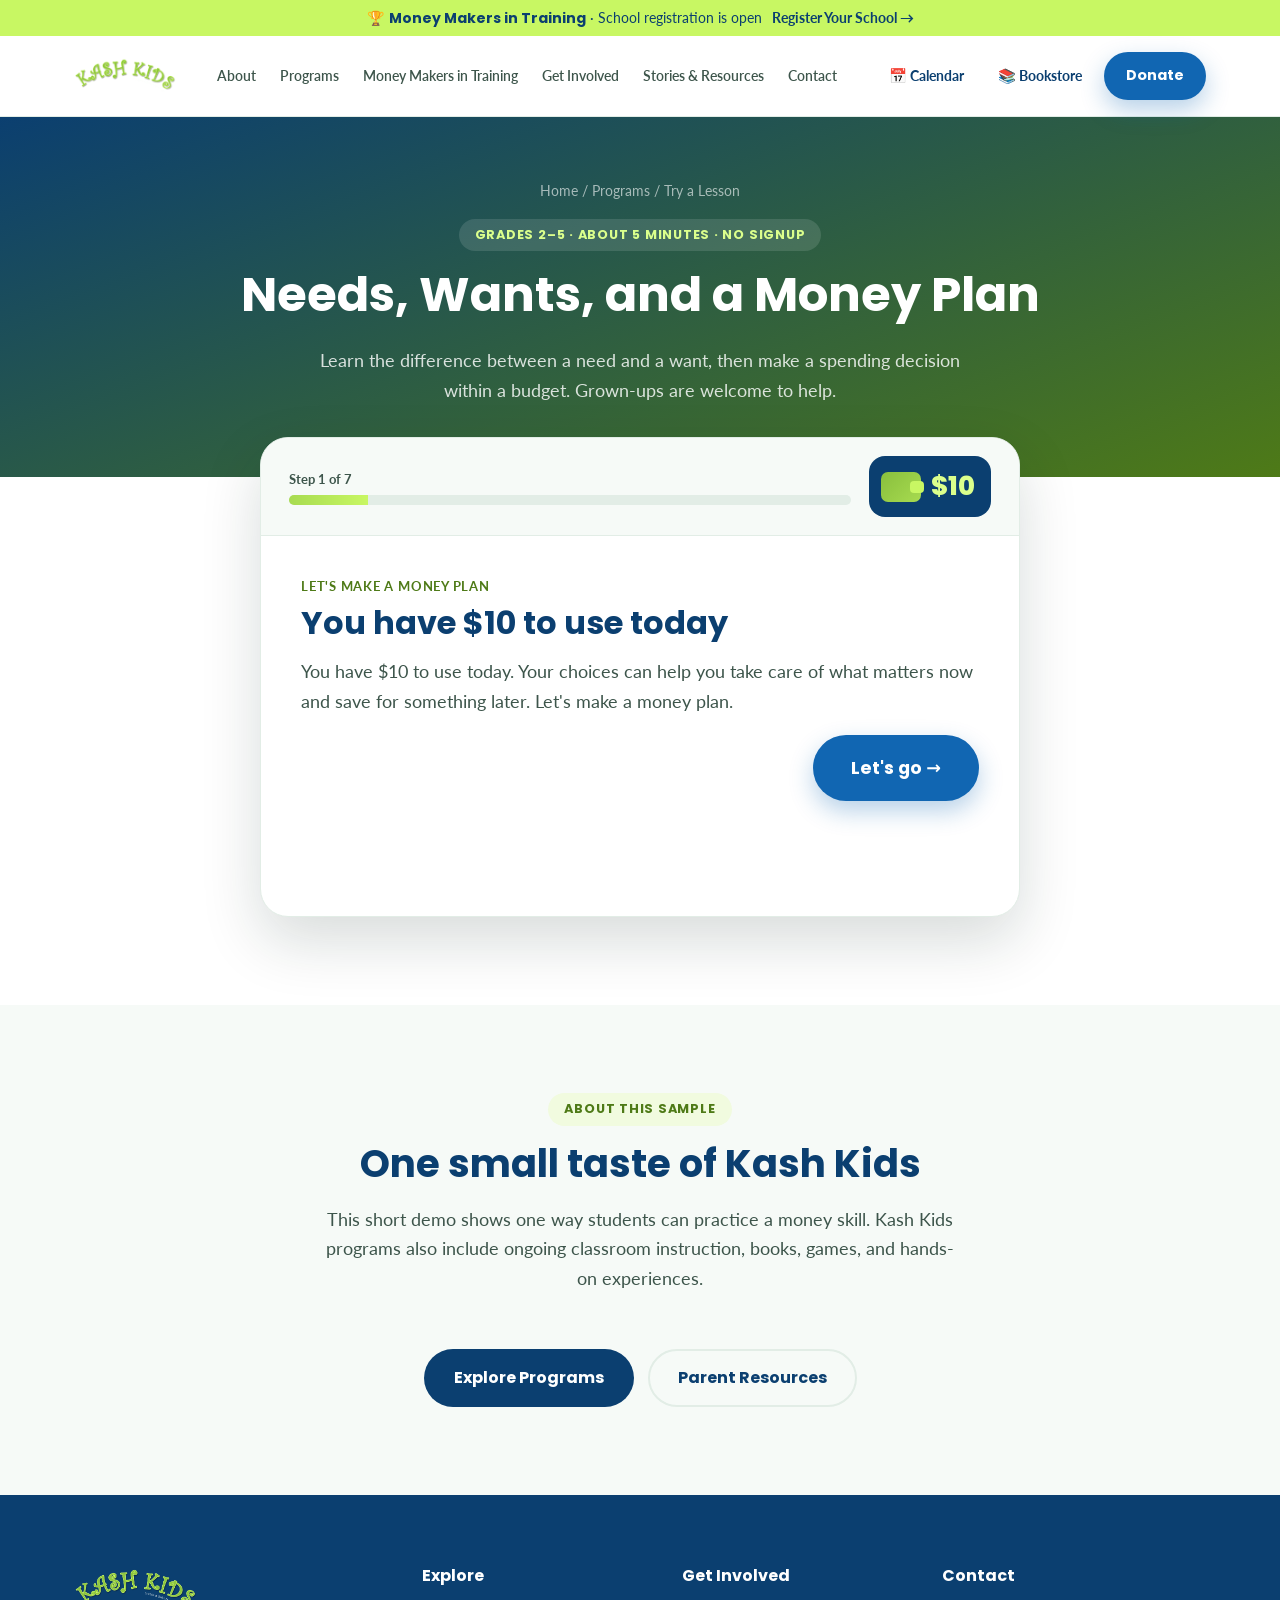
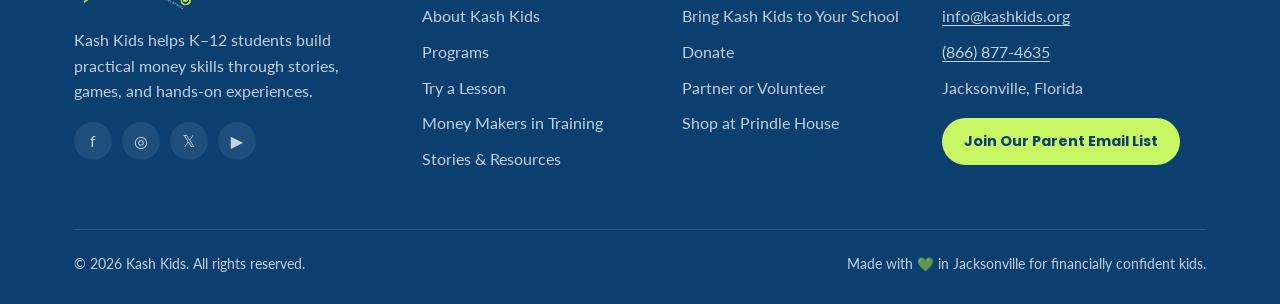
<file: lesson.html>
<!DOCTYPE html>
<html lang="en">
<head>
<meta charset="UTF-8">
<meta name="viewport" content="width=device-width, initial-scale=1.0">
<title>Try a Lesson: Needs, Wants, and a Money Plan — Kash Kids</title>
<meta name="description" content="A five-minute interactive sample lesson for grades 2–5. Tell needs from wants and make a money plan with $10. No signup required.">
<link rel="icon" href="data:image/svg+xml,<svg xmlns=%22http://www.w3.org/2000/svg%22 viewBox=%220 0 100 100%22><circle cx=%2250%22 cy=%2250%22 r=%2245%22 fill=%22%2300B368%22/><text x=%2250%22 y=%2266%22 font-size=%2255%22 text-anchor=%22middle%22 fill=%22white%22 font-family=%22sans-serif%22>%24</text></svg>">
<link rel="preconnect" href="https://fonts.googleapis.com">
<link href="https://fonts.googleapis.com/css2?family=Poppins:wght@500;600;700;800&family=Lato:wght@400;700;900&display=swap" rel="stylesheet">
<link rel="stylesheet" href="css/style.css">
</head>
<body>
<a class="skip-link" href="#main">Skip to content</a>

<header class="site-header">
  <a class="mmit-bar" href="money-makers.html#register">
    <span>🏆 <b>Money Makers in Training</b><span class="mmit-bar-long"> · <span data-mmit-label>Register your school or join the interest list</span></span></span>
    <span class="mmit-bar-go"><span data-mmit-cta data-open-text="Register Your School" data-closed-text="Learn more">Learn more</span> →</span>
  </a>
  <div class="container">
    <a href="index.html" class="brand"><img src="assets/logo.webp" alt="Kash Kids home" class="logo-img"></a>
    <nav class="nav-desktop" aria-label="Primary">
      <a href="about.html">About</a>
      <a href="programs.html">Programs</a>
      <a href="money-makers.html">Money Makers in Training</a>
      <a href="get-involved.html">Get Involved</a>
      <a href="resources.html">Stories &amp; Resources</a>
      <a href="contact.html">Contact</a>
    </nav>
    <div class="header-cta">
      <a href="index.html#calendar" class="nav-shop" aria-label="Event calendar">📅 Calendar</a>
      <a data-link="prindleHouse" class="nav-shop" aria-label="Bookstore at Prindle House (opens in a new tab)">📚 Bookstore</a>
      <a href="donate.html#give" class="btn btn-primary btn-sm">Donate</a>
    </div>
    <button class="nav-toggle" aria-label="Open menu" aria-expanded="false" aria-controls="mobile-nav"><span></span><span></span><span></span></button>
  </div>
</header>
<nav class="mobile-nav" id="mobile-nav" aria-label="Mobile">
  <a href="about.html">About</a>
  <a href="programs.html">Programs</a>
  <a href="money-makers.html">Money Makers in Training</a>
  <a href="get-involved.html">Get Involved</a>
  <a href="resources.html">Stories &amp; Resources</a>
  <a href="contact.html">Contact</a>
  <a href="lesson.html">Try a Lesson</a>
  <a href="index.html#calendar">📅 Event Calendar</a>
  <div class="header-cta">
    <a data-link="prindleHouse" class="btn btn-ghost">Shop at Prindle House</a>
    <a href="donate.html#give" class="btn btn-primary">Donate</a>
  </div>
</nav>

<main id="main">

<section class="page-hero" style="padding-bottom:72px;">
  <div class="container">
    <div class="breadcrumb"><a href="index.html">Home</a> / <a href="programs.html">Programs</a> / Try a Lesson</div>
    <span class="eyebrow on-dark">Grades 2–5 · About 5 minutes · No signup</span>
    <h1>Needs, Wants, and a Money Plan</h1>
    <p class="lede">Learn the difference between a need and a want, then make a spending decision within a budget. Grown-ups are welcome to help.</p>
  </div>
</section>

<section class="section-pad" style="padding-top:0;margin-top:-40px;">
  <div class="container">
    <div class="lesson" id="lesson">
      <div class="lesson-top">
        <div class="lesson-progress">
          <div class="lesson-progress-label">Step 1 of 7</div>
          <div class="lesson-progress-track"><div class="lesson-progress-bar"></div></div>
        </div>
        <div class="wallet" role="img" aria-label="Wallet: $10">
          <span class="wallet-icon" aria-hidden="true"></span>
          <span class="wallet-amt" aria-hidden="true">$10</span>
        </div>
      </div>
      <div class="lesson-body">
        <noscript><p class="lede">This lesson needs JavaScript turned on to run.</p></noscript>
      </div>
    </div>
  </div>
</section>

<section class="section-pad" style="background:var(--paper-soft)">
  <div class="container">
    <div class="section-head reveal">
      <span class="eyebrow">About this sample</span>
      <h2>One small taste of Kash Kids</h2>
      <p class="lede center-col">This short demo shows one way students can practice a money skill. Kash Kids programs also include ongoing classroom instruction, books, games, and hands-on experiences.</p>
    </div>
    <div class="hero-actions" style="justify-content:center;margin-top:0;">
      <a href="programs.html" class="btn btn-secondary">Explore Programs</a>
      <a href="resources.html#parent-list" class="btn btn-ghost">Parent Resources</a>
    </div>
  </div>
</section>

</main>

<footer class="site-footer">
  <div class="container">
    <div class="footer-grid">
      <div>
        <a href="index.html" class="brand"><img src="assets/logo.webp" alt="Kash Kids home" class="logo-img logo-img-footer"></a>
        <p style="margin-top:14px;max-width:290px;">Kash Kids helps K–12 students build practical money skills through stories, games, and hands-on experiences.</p>
        <div class="footer-social" data-social></div>
      </div>
      <div>
        <h4>Explore</h4>
        <ul class="footer-links">
          <li><a href="about.html">About Kash Kids</a></li>
          <li><a href="programs.html">Programs</a></li>
          <li><a href="lesson.html">Try a Lesson</a></li>
          <li><a href="money-makers.html">Money Makers in Training</a></li>
          <li><a href="resources.html">Stories &amp; Resources</a></li>
        </ul>
      </div>
      <div>
        <h4>Get Involved</h4>
        <ul class="footer-links">
          <li><a href="programs.html#request">Bring Kash Kids to Your School</a></li>
          <li><a href="donate.html#give">Donate</a></li>
          <li><a href="get-involved.html">Partner or Volunteer</a></li>
          <li><a data-link="prindleHouse">Shop at Prindle House</a></li>
        </ul>
      </div>
      <div>
        <h4>Contact</h4>
        <ul class="footer-links footer-contact">
          <li data-contact="email"></li>
          <li data-contact-row><span data-contact="phone"></span></li>
          <li>Jacksonville, Florida</li>
        </ul>
        <a href="resources.html#parent-list" class="btn btn-gold btn-sm" style="margin-top:8px;">Join Our Parent Email List</a>
      </div>
    </div>
    <div class="footer-bottom">
      <span>© <span data-year></span> Kash Kids. All rights reserved.</span>
      <span>Made with 💚 in Jacksonville for financially confident kids.</span>
    </div>
  </div>
</footer>

<script src="js/site-config.js"></script>
<script src="js/main.js"></script>
<script src="js/lesson.js"></script>
</body>
</html>
</file>
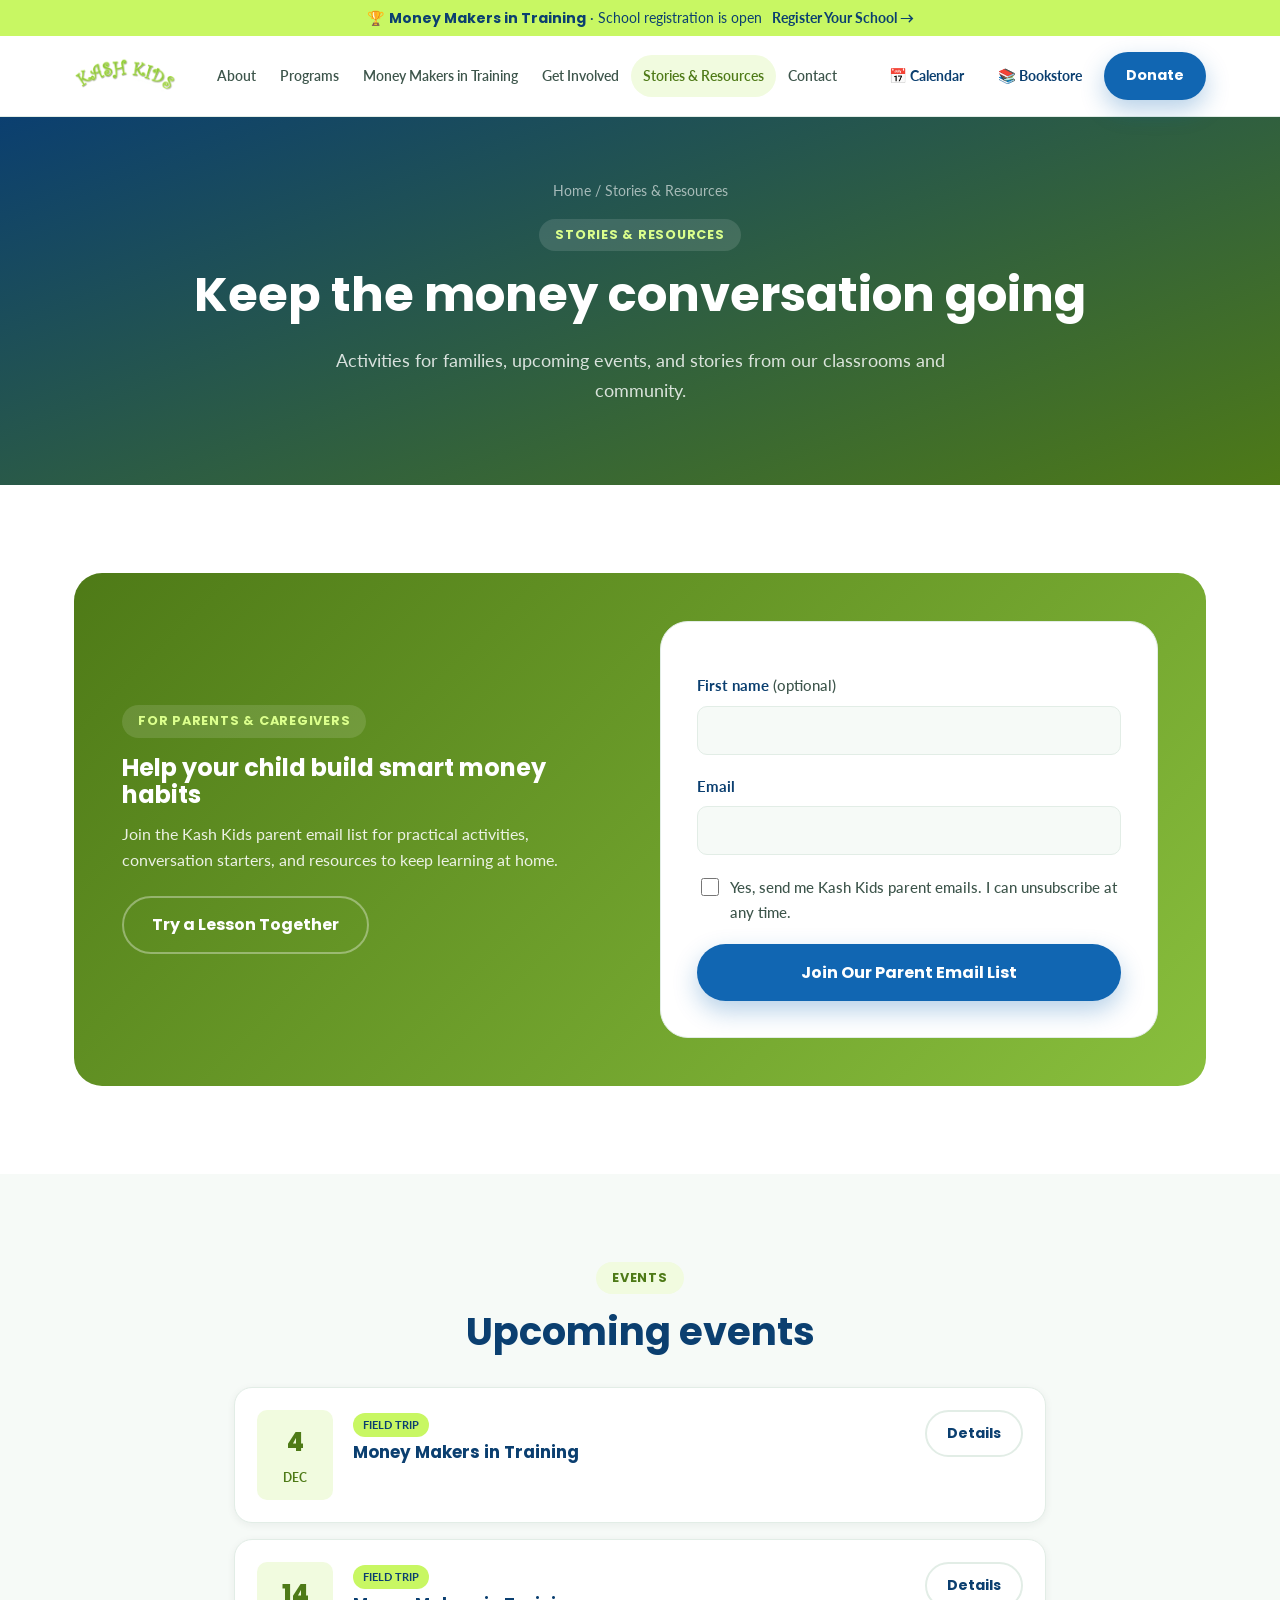
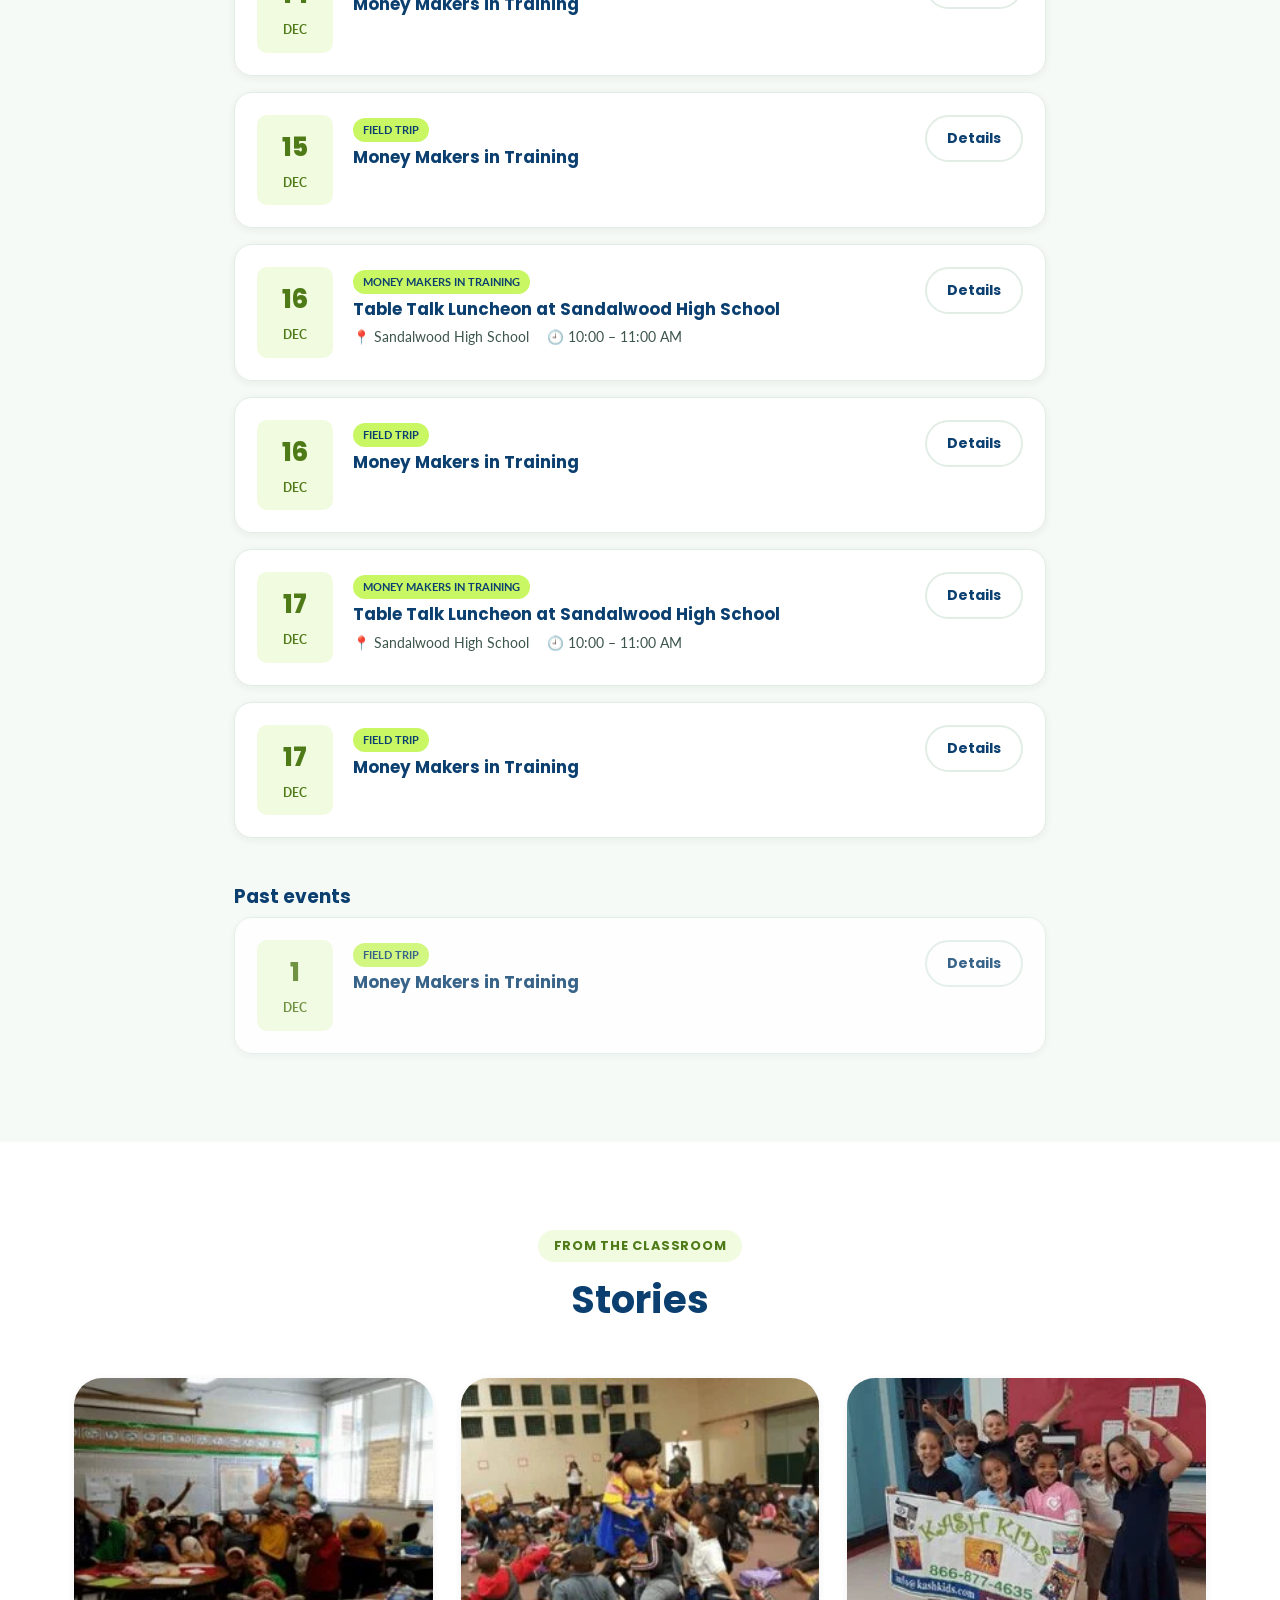
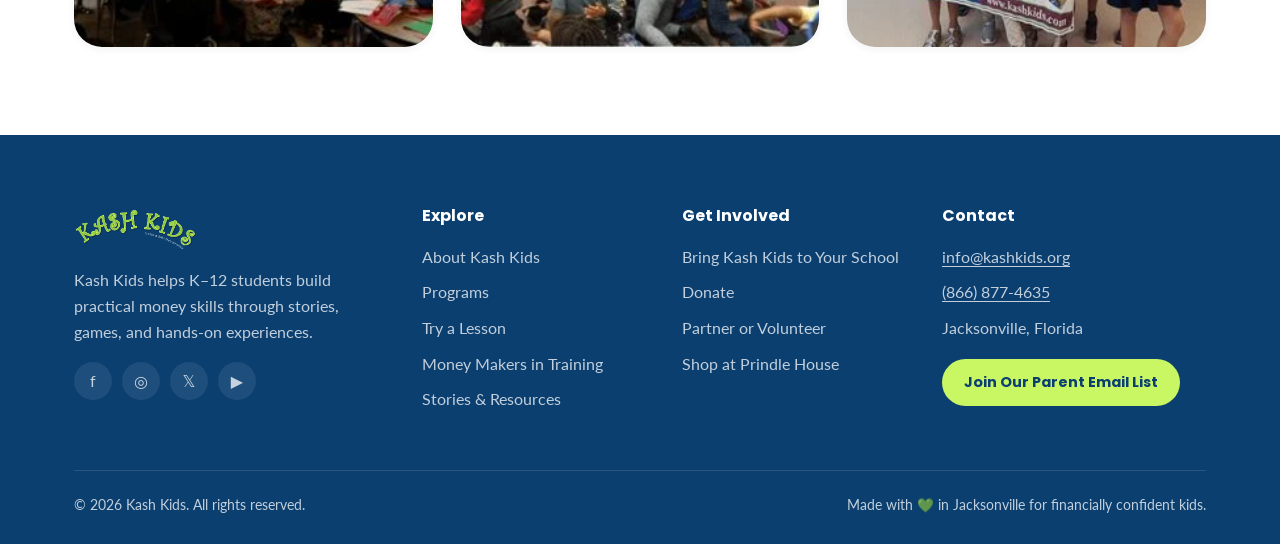
<file: resources.html>
<!DOCTYPE html>
<html lang="en">
<head>
<meta charset="UTF-8">
<meta name="viewport" content="width=device-width, initial-scale=1.0">
<title>Stories & Resources — Kash Kids</title>
<meta name="description" content="Parent resources, events, classroom stories, and community reviews from Kash Kids. Join the Kash Kids parent email list.">
<link rel="icon" href="data:image/svg+xml,<svg xmlns=%22http://www.w3.org/2000/svg%22 viewBox=%220 0 100 100%22><circle cx=%2250%22 cy=%2250%22 r=%2245%22 fill=%22%2300B368%22/><text x=%2250%22 y=%2266%22 font-size=%2255%22 text-anchor=%22middle%22 fill=%22white%22 font-family=%22sans-serif%22>%24</text></svg>">
<link rel="preconnect" href="https://fonts.googleapis.com">
<link href="https://fonts.googleapis.com/css2?family=Poppins:wght@500;600;700;800&family=Lato:wght@400;700;900&display=swap" rel="stylesheet">
<link rel="stylesheet" href="css/style.css">
</head>
<body>
<a class="skip-link" href="#main">Skip to content</a>

<header class="site-header">
  <a class="mmit-bar" href="money-makers.html#register">
    <span>🏆 <b>Money Makers in Training</b><span class="mmit-bar-long"> · <span data-mmit-label>Register your school or join the interest list</span></span></span>
    <span class="mmit-bar-go"><span data-mmit-cta data-open-text="Register Your School" data-closed-text="Learn more">Learn more</span> →</span>
  </a>
  <div class="container">
    <a href="index.html" class="brand"><img src="assets/logo.webp" alt="Kash Kids home" class="logo-img"></a>
    <nav class="nav-desktop" aria-label="Primary">
      <a href="about.html">About</a>
      <a href="programs.html">Programs</a>
      <a href="money-makers.html">Money Makers in Training</a>
      <a href="get-involved.html">Get Involved</a>
      <a href="resources.html">Stories &amp; Resources</a>
      <a href="contact.html">Contact</a>
    </nav>
    <div class="header-cta">
      <a href="index.html#calendar" class="nav-shop" aria-label="Event calendar">📅 Calendar</a>
      <a data-link="prindleHouse" class="nav-shop" aria-label="Bookstore at Prindle House (opens in a new tab)">📚 Bookstore</a>
      <a href="donate.html#give" class="btn btn-primary btn-sm">Donate</a>
    </div>
    <button class="nav-toggle" aria-label="Open menu" aria-expanded="false" aria-controls="mobile-nav"><span></span><span></span><span></span></button>
  </div>
</header>
<nav class="mobile-nav" id="mobile-nav" aria-label="Mobile">
  <a href="about.html">About</a>
  <a href="programs.html">Programs</a>
  <a href="money-makers.html">Money Makers in Training</a>
  <a href="get-involved.html">Get Involved</a>
  <a href="resources.html">Stories &amp; Resources</a>
  <a href="contact.html">Contact</a>
  <a href="lesson.html">Try a Lesson</a>
  <a href="index.html#calendar">📅 Event Calendar</a>
  <div class="header-cta">
    <a data-link="prindleHouse" class="btn btn-ghost">Shop at Prindle House</a>
    <a href="donate.html#give" class="btn btn-primary">Donate</a>
  </div>
</nav>

<main id="main">

<section class="page-hero">
  <div class="container">
    <div class="breadcrumb"><a href="index.html">Home</a> / Stories &amp; Resources</div>
    <span class="eyebrow on-dark">Stories &amp; resources</span>
    <h1>Keep the money conversation going</h1>
    <p class="lede">Activities for families, upcoming events, and stories from our classrooms and community.</p>
  </div>
</section>

<!-- Parent email list -->
<section class="section-pad" id="parent-list">
  <div class="container">
    <div class="parent-signup reveal">
      <div>
        <span class="eyebrow on-dark">For parents &amp; caregivers</span>
        <h2>Help your child build smart money habits</h2>
        <p>Join the Kash Kids parent email list for practical activities, conversation starters, and resources to keep learning at home.</p>
        <a href="lesson.html" class="btn btn-ghost on-dark" style="margin-top:8px;">Try a Lesson Together</a>
      </div>
      <div class="form-card">
        <form data-form="convertkit" data-success="#parent-success">
          <div class="form-status" aria-live="polite"></div>
          <div class="form-field">
            <label for="p-first">First name <span style="font-weight:500;color:var(--ink-soft);">(optional)</span></label>
            <input type="text" id="p-first" name="fields[first_name]" autocomplete="given-name">
          </div>
          <div class="form-field">
            <label for="p-email">Email</label>
            <input type="email" id="p-email" name="email_address" required autocomplete="email">
          </div>
          <label class="consent">
            <input type="checkbox" name="consent" required>
            Yes, send me Kash Kids parent emails. I can unsubscribe at any time.
          </label>
          <button type="submit" class="btn btn-primary btn-block">Join Our Parent Email List</button>
        </form>
        <div class="form-success" id="parent-success" tabindex="-1" role="status">
          📬 Almost done! Check your inbox for a confirmation email.
        </div>
      </div>
    </div>
  </div>
</section>

<!-- Parent resources -->
<section class="section-pad" style="padding-top:0;" data-resources-block>
  <div class="container">
    <div class="section-head reveal" style="margin-bottom:32px;">
      <span class="eyebrow">For families</span>
      <h2>Parent resources</h2>
    </div>
    <div class="grid grid-3" data-resources></div>
  </div>
</section>

<!-- Events -->
<section class="section-pad" id="events" style="background:var(--paper-soft)">
  <div class="container" style="max-width:860px;">
    <div class="section-head reveal" style="margin-bottom:32px;">
      <span class="eyebrow">Events</span>
      <h2>Upcoming events</h2>
    </div>
    <div style="display:grid;gap:16px;" data-events="upcoming"></div>
    <div data-past-block style="margin-top:48px;">
      <h3>Past events</h3>
      <div style="display:grid;gap:16px;opacity:.8;" data-events="past"></div>
    </div>
  </div>
</section>

<!-- Stories -->
<section class="section-pad">
  <div class="container">
    <div class="section-head reveal">
      <span class="eyebrow">From the classroom</span>
      <h2>Stories</h2>
    </div>
    <div class="grid grid-3 reveal-stagger">
      <div class="photo-card"><img src="assets/photos/classroom-lesson.webp" alt="Students raising their hands during a Kash Kids lesson"></div>
      <div class="photo-card"><img src="assets/photos/classroom-assembly.webp" alt="Kash Kids mascot with students at a school assembly"></div>
      <div class="photo-card"><img src="assets/photos/classroom-banner-group.webp" alt="Students holding a Kash Kids banner"></div>
    </div>
  </div>
</section>

<!-- Reviews -->
<section class="section-pad" style="background:var(--paper-soft)" data-reviews-section>
  <div class="container">
    <div class="section-head reveal">
      <span class="eyebrow">Community reviews</span>
      <h2>What families and partners say</h2>
      <p class="lede center-col">Reviews shared on our Google business page. <a data-link="googleReviews" style="text-decoration:underline;">Read all reviews</a></p>
    </div>
    <div class="grid grid-3" data-reviews></div>
  </div>
</section>

</main>

<footer class="site-footer">
  <div class="container">
    <div class="footer-grid">
      <div>
        <a href="index.html" class="brand"><img src="assets/logo.webp" alt="Kash Kids home" class="logo-img logo-img-footer"></a>
        <p style="margin-top:14px;max-width:290px;">Kash Kids helps K–12 students build practical money skills through stories, games, and hands-on experiences.</p>
        <div class="footer-social" data-social></div>
      </div>
      <div>
        <h4>Explore</h4>
        <ul class="footer-links">
          <li><a href="about.html">About Kash Kids</a></li>
          <li><a href="programs.html">Programs</a></li>
          <li><a href="lesson.html">Try a Lesson</a></li>
          <li><a href="money-makers.html">Money Makers in Training</a></li>
          <li><a href="resources.html">Stories &amp; Resources</a></li>
        </ul>
      </div>
      <div>
        <h4>Get Involved</h4>
        <ul class="footer-links">
          <li><a href="programs.html#request">Bring Kash Kids to Your School</a></li>
          <li><a href="donate.html#give">Donate</a></li>
          <li><a href="get-involved.html">Partner or Volunteer</a></li>
          <li><a data-link="prindleHouse">Shop at Prindle House</a></li>
        </ul>
      </div>
      <div>
        <h4>Contact</h4>
        <ul class="footer-links footer-contact">
          <li data-contact="email"></li>
          <li data-contact-row><span data-contact="phone"></span></li>
          <li>Jacksonville, Florida</li>
        </ul>
        <a href="resources.html#parent-list" class="btn btn-gold btn-sm" style="margin-top:8px;">Join Our Parent Email List</a>
      </div>
    </div>
    <div class="footer-bottom">
      <span>© <span data-year></span> Kash Kids. All rights reserved.</span>
      <span>Made with 💚 in Jacksonville for financially confident kids.</span>
    </div>
  </div>
</footer>

<script src="js/site-config.js"></script>
<script src="js/main.js"></script>
</body>
</html>
</file>
<file: css/style.css>
/* ==========================================================================
   Kash Kids — Design System
   ========================================================================== */

:root{
  /* Brand palette — from the Kash Kids Brand Guide.
     Brand colors: #89BF3D, #A7DB50, #C8F763 (greens) and #1166B2 (blue).
     The brand greens are too light for text on white, so text uses the
     darker greens (700/900); the bright greens are for fills and accents. */
  --green-900:#2e4a0c;   /* deep green — text on light green */
  --green-700:#4e7a17;   /* text-safe green on white (5.1:1) */
  --green-600:#89BF3D;   /* brand green */
  --green-500:#A7DB50;   /* brand green, light */
  --green-400:#C8F763;   /* brand lime */
  --green-100:#f1fbdf;

  --navy-900:#0b3f70;    /* deep brand blue — headings, dark sections */
  --navy-700:#1166B2;    /* brand blue */

  /* Accent slots now map to brand colors */
  --gold-500:#C8F763;    /* lime accent (on dark backgrounds / with dark text) */
  --gold-400:#dbff8c;
  --coral-500:#1166B2;   /* primary action = brand blue (5.9:1 with white) */
  --coral-600:#0d528f;
  --star:#f5b301;        /* review stars only */

  /* Semantic — decoupled from brand so correct/wrong always read as green/red */
  --success-500:#22c55e;
  --success-100:#dcfce7;
  --error-500:#ef4444;
  --error-100:#fee2e2;

  --ink:#10241d;
  --ink-soft:#3d554b;
  --paper:#ffffff;
  --paper-soft:#f6faf7;
  --line:#e2ede6;

  --radius-sm:10px;
  --radius-md:18px;
  --radius-lg:28px;
  --radius-pill:999px;

  --shadow-sm:0 2px 8px rgba(13,40,30,.06);
  --shadow-md:0 12px 32px rgba(13,40,30,.10);
  --shadow-lg:0 24px 60px rgba(13,40,30,.16);

  --container:1180px;
  --font-head:"Poppins", system-ui, sans-serif;
  --font-body:"Lato", system-ui, -apple-system, sans-serif;

  color-scheme: light;
}

*,*::before,*::after{box-sizing:border-box;}
html{scroll-behavior:smooth;}
body{
  margin:0;
  font-family:var(--font-body);
  color:var(--ink);
  background:var(--paper);
  line-height:1.6;
  -webkit-font-smoothing:antialiased;
}
img{max-width:100%;display:block;}
a{color:inherit;text-decoration:none;}
ul{list-style:none;margin:0;padding:0;}
h1,h2,h3,h4{
  font-family:var(--font-head);
  line-height:1.15;
  margin:0 0 .5em;
  color:var(--navy-900);
  font-weight:700;
}
p{margin:0 0 1em;}
.container{
  width:100%;
  max-width:var(--container);
  margin:0 auto;
  padding:0 24px;
}
section{position:relative;}
.section-pad{padding:88px 0;}
@media (max-width:768px){ .section-pad{padding:56px 0;} }

/* ---------- Utility ---------- */
.eyebrow{
  display:inline-flex;align-items:center;gap:8px;
  font-family:var(--font-head);
  font-size:.8rem;font-weight:700;letter-spacing:.06em;text-transform:uppercase;
  color:var(--green-700);
  background:var(--green-100);
  padding:6px 16px;border-radius:var(--radius-pill);
  margin-bottom:16px;
}
.eyebrow.on-dark{background:rgba(255,255,255,.12);color:var(--gold-400);}
.text-center{text-align:center;}
.lede{font-size:1.15rem;color:var(--ink-soft);max-width:640px;}
.center-col{margin-left:auto;margin-right:auto;}
.mt-0{margin-top:0;}
.grad-text{
  background:linear-gradient(100deg,var(--green-600),var(--green-400) 60%,var(--gold-500));
  -webkit-background-clip:text;background-clip:text;color:transparent;
}

/* ---------- Buttons ---------- */
.btn{
  display:inline-flex;align-items:center;justify-content:center;gap:8px;
  font-family:var(--font-head);font-weight:700;font-size:1rem;
  padding:14px 28px;border-radius:var(--radius-pill);
  border:2px solid transparent;cursor:pointer;
  transition:transform .18s ease, box-shadow .18s ease, background .18s ease, color .18s ease;
  white-space:nowrap;
}
.btn:active{transform:translateY(1px) scale(.98);}
.btn-primary{background:var(--coral-500);color:#fff;box-shadow:0 10px 24px rgba(17,102,178,.30);}
.btn-primary:hover{background:var(--coral-600);transform:translateY(-2px);box-shadow:0 14px 30px rgba(17,102,178,.38);}
.btn-secondary{background:var(--navy-900);color:#fff;}
.btn-secondary:hover{background:var(--green-700);transform:translateY(-2px);}
.btn-ghost{background:transparent;color:var(--navy-900);border-color:var(--line);}
.btn-ghost:hover{border-color:var(--green-500);color:var(--green-700);}
.btn-ghost.on-dark{color:#fff;border-color:rgba(255,255,255,.35);}
.btn-ghost.on-dark:hover{border-color:#fff;}
.btn-gold{background:var(--gold-500);color:var(--navy-900);}
/* On the blue hero, the primary action switches to brand lime so it stands out */
.hero .btn-primary{background:var(--green-400);color:var(--navy-900);box-shadow:0 10px 24px rgba(0,0,0,.25);}
.hero .btn-primary:hover{background:var(--gold-400);}
.btn-gold:hover{background:var(--gold-400);transform:translateY(-2px);}
.btn-lg{padding:18px 36px;font-size:1.1rem;}
.btn-sm{padding:10px 20px;font-size:.9rem;}
.btn-block{width:100%;}

/* ---------- Header ---------- */
.site-header{
  position:sticky;top:0;z-index:100;
  background:rgba(255,255,255,.85);
  backdrop-filter:blur(10px);
  border-bottom:1px solid var(--line);
}
.site-header .container{
  display:flex;align-items:center;justify-content:space-between;
  height:80px;
}
.brand{display:flex;align-items:center;gap:10px;font-family:var(--font-head);font-weight:800;font-size:1.35rem;color:var(--navy-900);}
.brand .logo-mark{width:42px;height:42px;flex:none;}
.brand .brand-kash{color:var(--green-700);}
.brand .brand-kids{color:var(--coral-500);}
.logo-img{height:38px;width:auto;display:block;}
.logo-img-footer{height:46px;}

.nav-desktop{display:flex;align-items:center;gap:0;}
.nav-desktop a{
  padding:9px 12px;border-radius:var(--radius-pill);
  font-weight:600;font-size:.9rem;color:var(--ink-soft);
  transition:background .15s, color .15s;white-space:nowrap;
}
.nav-desktop a:hover, .nav-desktop a.active{background:var(--green-100);color:var(--green-700);}
.header-cta{display:flex;align-items:center;gap:10px;}
.nav-shop{font-weight:700;font-size:.9rem;color:var(--navy-900);padding:9px 12px;border-radius:var(--radius-pill);display:inline-flex;align-items:center;gap:6px;}
.nav-shop:hover{background:var(--green-100);}
.nav-toggle{
  display:none;background:none;border:none;cursor:pointer;padding:8px;
  flex-direction:column;gap:5px;
}
.nav-toggle span{width:26px;height:3px;background:var(--navy-900);border-radius:2px;transition:.2s;}

/* Money Makers in Training bar — on every page */
.mmit-bar{
  display:flex;align-items:center;justify-content:center;gap:10px;height:36px;padding:0 16px;
  background:var(--gold-500);color:var(--navy-900);font-size:.88rem;text-align:center;
  overflow:hidden;white-space:nowrap;text-overflow:ellipsis;
}
.mmit-bar b{font-family:var(--font-head);}
.mmit-bar:hover .mmit-bar-go{text-decoration:underline;}
.mmit-bar-go{font-weight:700;}

.mobile-nav{
  display:none;position:fixed;inset:116px 0 0 0;background:#fff;z-index:99;
  padding:24px;overflow-y:auto;
}
.mobile-nav.open{display:block;}
.mobile-nav a{display:block;padding:14px 4px;font-family:var(--font-head);font-weight:700;font-size:1.2rem;border-bottom:1px solid var(--line);color:var(--navy-900);}
.mobile-nav .header-cta{flex-direction:column;margin-top:24px;align-items:stretch;}
.mobile-nav .header-cta a{border-bottom:none;text-align:center;}
.mobile-nav .btn-primary{color:#fff;}

@media (max-width:1180px){
  .nav-desktop{display:none;}
  .header-cta{display:none;}
  .nav-toggle{display:flex;}
  .mobile-nav .header-cta{display:flex;}
}
@media (max-width:640px){
  .site-header .container{height:64px;}
  .mobile-nav{inset:100px 0 0 0;}
  .mmit-bar-long{display:none;}
}

/* ---------- Hero ---------- */
.hero{
  position:relative;overflow:hidden;
  background:linear-gradient(160deg,var(--navy-900) 0%,var(--navy-700) 55%,var(--green-700) 100%);
  color:#fff;
  padding:80px 0 110px;
}
.hero .container{position:relative;z-index:2;display:grid;grid-template-columns:1.05fr .95fr;gap:48px;align-items:center;}
@media (max-width:900px){ .hero .container{grid-template-columns:1fr;} }
.hero h1{color:#fff;font-size:clamp(2.4rem,4.6vw,3.6rem);}
.hero .lede{color:rgba(255,255,255,.82);}
.hero-actions{display:flex;gap:14px;flex-wrap:wrap;margin-top:32px;}
.hero-cal-link{display:inline-block;margin-top:18px;color:var(--green-400);font-weight:700;text-decoration:none;border-bottom:2px solid transparent;}
.hero-cal-link:hover,.hero-cal-link:focus-visible{border-bottom-color:var(--green-400);}
#calendar,#give{scroll-margin-top:110px;}
.hero-stats{display:flex;gap:32px;margin-top:48px;flex-wrap:wrap;}
.hero-stats .stat-num{font-family:var(--font-head);font-size:2rem;font-weight:800;color:var(--gold-400);}
.hero-stats .stat-label{font-size:.85rem;color:rgba(255,255,255,.7);}

.hero-blob{position:absolute;border-radius:50%;filter:blur(0);opacity:.5;}
.hero .blob-1{width:520px;height:520px;background:radial-gradient(circle at 30% 30%, var(--green-500), transparent 70%);top:-160px;right:-140px;}
.hero .blob-2{width:360px;height:360px;background:radial-gradient(circle at 30% 30%, var(--gold-500), transparent 70%);bottom:-160px;right:220px;opacity:.25;}

.hero-art{position:relative;z-index:2;}
.coin-orbit{position:relative;width:100%;max-width:420px;aspect-ratio:1;margin:0 auto;}
.coin-orbit .center-card{
  position:absolute;inset:18%;
  background:#fff;border-radius:var(--radius-lg);
  box-shadow:var(--shadow-lg);
  display:flex;flex-direction:column;align-items:center;justify-content:center;gap:8px;
  color:var(--navy-900);text-align:center;padding:20px;
}
.coin-orbit .center-card .big{font-family:var(--font-head);font-size:2.4rem;font-weight:800;color:var(--green-700);}
.floating-chip{
  position:absolute;background:#fff;border-radius:var(--radius-md);
  box-shadow:var(--shadow-md);padding:12px 16px;
  display:flex;align-items:center;gap:10px;font-weight:700;color:var(--navy-900);
  font-size:.9rem;animation:float 6s ease-in-out infinite;
}
.floating-chip svg{flex:none;}
.chip-1{top:0;left:-10px;animation-delay:0s;}
.chip-2{bottom:6%;right:-16px;animation-delay:1.4s;background:var(--gold-500);}
.chip-3{bottom:-4%;left:8%;animation-delay:2.6s;}
@keyframes float{0%,100%{transform:translateY(0);}50%{transform:translateY(-14px);}}

/* ---------- Marquee strip ---------- */
.partner-strip{background:var(--paper-soft);border-bottom:1px solid var(--line);padding:22px 0;overflow:hidden;}
.partner-strip .track{display:flex;gap:56px;align-items:center;white-space:nowrap;animation:scroll-left 30s linear infinite;width:max-content;}
.partner-strip .track span{font-family:var(--font-head);font-weight:700;color:var(--ink-soft);opacity:.6;font-size:1.05rem;}
.partner-strip .track img{
  height:34px;width:auto;max-width:140px;object-fit:contain;
  opacity:.9;transition:opacity .2s,transform .2s;flex:none;
}
.partner-strip .track img:hover{opacity:1;transform:scale(1.06);}
@keyframes scroll-left{from{transform:translateX(0);}to{transform:translateX(-50%);}}

/* ---------- Photo gallery ---------- */
.photo-card{border-radius:var(--radius-lg);overflow:hidden;aspect-ratio:4/3;box-shadow:var(--shadow-sm);}
.photo-card img{width:100%;height:100%;object-fit:cover;transition:transform .3s ease;}
.photo-card:hover img{transform:scale(1.05);}
.photo-wide{aspect-ratio:5/2;margin:0;}
@media (max-width:640px){ .photo-wide{aspect-ratio:16/9;} }
.split-art img{border-radius:var(--radius-lg);width:100%;aspect-ratio:4/3;object-fit:cover;box-shadow:var(--shadow-md);}

/* ---------- Section headers ---------- */
.section-head{max-width:680px;margin:0 auto 56px;text-align:center;}
.section-head h2{font-size:clamp(1.8rem,3vw,2.6rem);}

/* ---------- Cards grid ---------- */
.grid{display:grid;gap:28px;}
.grid-3{grid-template-columns:repeat(3,1fr);}
.grid-4{grid-template-columns:repeat(4,1fr);}
.grid-2{grid-template-columns:repeat(2,1fr);}
@media (max-width:960px){ .grid-3,.grid-4{grid-template-columns:repeat(2,1fr);} }
@media (max-width:640px){ .grid-3,.grid-4,.grid-2{grid-template-columns:1fr;} }

.card{
  background:#fff;border:1px solid var(--line);border-radius:var(--radius-md);
  padding:32px;box-shadow:var(--shadow-sm);
  transition:transform .2s ease, box-shadow .2s ease;
}
.card:hover{transform:translateY(-6px);box-shadow:var(--shadow-md);}
.card .icon-badge{
  width:56px;height:56px;border-radius:16px;display:flex;align-items:center;justify-content:center;
  background:var(--green-100);color:var(--green-700);margin-bottom:18px;
}
.card h3{font-size:1.2rem;}
.card p{color:var(--ink-soft);margin-bottom:0;}

/* Value/feature cards with color variants */
.card.c-gold .icon-badge{background:var(--green-100);color:var(--green-700);}
.card.c-coral .icon-badge{background:#e3eefa;color:var(--coral-600);}
.card.c-navy .icon-badge{background:#e3eefa;color:var(--navy-700);}

/* Program cards */
.program-card{
  border-radius:var(--radius-lg);overflow:hidden;background:#fff;
  border:1px solid var(--line);box-shadow:var(--shadow-sm);
  display:flex;flex-direction:column;transition:transform .2s, box-shadow .2s;
}
.program-card:hover{transform:translateY(-6px);box-shadow:var(--shadow-md);}
.program-media{
  height:170px;display:flex;align-items:center;justify-content:center;
  font-size:3.2rem;color:#fff;position:relative;
}
.program-media.m1{background:linear-gradient(135deg,var(--green-600),var(--green-400));}
.program-media.m2{background:linear-gradient(135deg,var(--coral-600),var(--coral-500));}
.program-media.m3{background:linear-gradient(135deg,var(--navy-900),var(--navy-700));}
.program-media.m4{background:linear-gradient(135deg,var(--green-700),var(--green-600));}
.program-body{padding:26px;display:flex;flex-direction:column;gap:10px;flex:1;}
.program-tag{
  align-self:flex-start;font-size:.75rem;font-weight:700;text-transform:uppercase;letter-spacing:.05em;
  background:var(--green-100);color:var(--green-700);padding:4px 12px;border-radius:var(--radius-pill);
}
.program-body p{color:var(--ink-soft);font-size:.95rem;flex:1;}
.program-meta{display:flex;justify-content:space-between;align-items:center;font-size:.85rem;color:var(--ink-soft);border-top:1px solid var(--line);padding-top:14px;margin-top:6px;}

/* ---------- Testimonials ---------- */
.testi-card{background:#fff;border:1px solid var(--line);border-radius:var(--radius-lg);padding:30px;box-shadow:var(--shadow-sm);}
.testi-stars{color:var(--star);letter-spacing:2px;margin-bottom:10px;font-size:1.1rem;}
.testi-quote{color:var(--ink-soft);font-style:italic;margin-bottom:20px;}
.testi-person{display:flex;align-items:center;gap:12px;}
.avatar{
  width:44px;height:44px;border-radius:50%;flex:none;
  display:flex;align-items:center;justify-content:center;
  font-family:var(--font-head);font-weight:800;color:#fff;font-size:1rem;
}
.testi-person .who b{display:block;color:var(--navy-900);}
.testi-person .who span{font-size:.85rem;color:var(--ink-soft);}

/* ---------- Stats band ---------- */
.stats-band{
  background:var(--navy-900);color:#fff;padding:64px 0;
}
.stats-band .grid{grid-template-columns:repeat(4,1fr);text-align:center;}
@media (max-width:768px){ .stats-band .grid{grid-template-columns:repeat(2,1fr);} }
.stats-band .stat-num{font-family:var(--font-head);font-size:clamp(2rem,4vw,2.8rem);font-weight:800;color:var(--gold-400);}
.stats-band .stat-label{color:rgba(255,255,255,.72);font-size:.9rem;margin-top:6px;}

/* ---------- CTA banner ---------- */
.cta-banner{
  background:linear-gradient(120deg,var(--green-900),var(--green-700));
  border-radius:var(--radius-lg);color:#fff;padding:56px;
  display:flex;align-items:center;justify-content:space-between;gap:32px;flex-wrap:wrap;
  position:relative;overflow:hidden;
}
.cta-banner h2{color:#fff;margin-bottom:6px;}
.cta-banner p{color:rgba(255,255,255,.85);margin-bottom:0;max-width:480px;}
.cta-banner .cta-actions{display:flex;gap:14px;flex-wrap:wrap;}

/* ---------- Footer ---------- */
.site-footer{background:var(--navy-900);color:rgba(255,255,255,.75);padding:72px 0 28px;}
.footer-grid{display:grid;grid-template-columns:1.4fr 1fr 1fr 1.2fr;gap:40px;margin-bottom:48px;}
@media (max-width:860px){ .footer-grid{grid-template-columns:1fr 1fr;} }
@media (max-width:520px){ .footer-grid{grid-template-columns:1fr;} }
.site-footer h4{color:#fff;font-size:1rem;margin-bottom:18px;}
.site-footer .brand{color:#fff;}
.site-footer .brand .brand-kash{color:var(--green-400);}
.site-footer .brand .brand-kids{color:var(--coral-500);}
.footer-links li{margin-bottom:10px;}
.footer-links a:hover{color:#fff;}
.footer-social{display:flex;gap:10px;margin-top:18px;}
.footer-social a{
  width:38px;height:38px;border-radius:50%;background:rgba(255,255,255,.08);
  display:flex;align-items:center;justify-content:center;transition:background .15s;
}
.footer-social a:hover{background:var(--green-500);}
.footer-bottom{border-top:1px solid rgba(255,255,255,.12);padding-top:24px;display:flex;justify-content:space-between;flex-wrap:wrap;gap:12px;font-size:.85rem;}
.newsletter-form{display:flex;gap:8px;margin-top:6px;}
.newsletter-form input{
  flex:1;padding:12px 16px;border-radius:var(--radius-pill);border:1px solid rgba(255,255,255,.2);
  background:rgba(255,255,255,.06);color:#fff;font-family:var(--font-body);
}
.newsletter-form input::placeholder{color:rgba(255,255,255,.5);}

/* ---------- Page hero (inner pages) ---------- */
.page-hero{
  background:linear-gradient(160deg,var(--navy-900), var(--green-700));
  color:#fff;padding:64px 0 80px;text-align:center;position:relative;overflow:hidden;
}
.page-hero h1{color:#fff;font-size:clamp(2.2rem,4vw,3rem);}
.page-hero .lede{margin:0 auto;color:rgba(255,255,255,.82);}
.breadcrumb{font-size:.85rem;color:rgba(255,255,255,.6);margin-bottom:16px;}
.breadcrumb a:hover{color:#fff;}

/* ---------- Forms ---------- */
.form-field{margin-bottom:20px;}
.form-field label{display:block;font-weight:700;margin-bottom:8px;font-size:.92rem;color:var(--navy-900);}
.form-field input, .form-field select, .form-field textarea{
  width:100%;padding:14px 16px;border:1.5px solid var(--line);border-radius:var(--radius-sm);
  font-family:var(--font-body);font-size:1rem;background:var(--paper-soft);
  transition:border-color .15s, background .15s;
}
.form-field input:focus, .form-field select:focus, .form-field textarea:focus{
  outline:none;border-color:var(--green-500);background:#fff;
}
.form-row{display:grid;grid-template-columns:1fr 1fr;gap:20px;}
@media (max-width:600px){ .form-row{grid-template-columns:1fr;} }
.form-note{font-size:.85rem;color:var(--ink-soft);margin-top:-8px;}
.form-success{
  display:none;background:var(--green-100);color:var(--green-700);border-radius:var(--radius-md);
  padding:20px;font-weight:600;align-items:center;gap:10px;
}
.form-success.show{display:flex;}

/* ---------- Reveal animation ---------- */
.reveal{opacity:0;transform:translateY(24px);transition:opacity .6s ease, transform .6s ease;}
.reveal.in{opacity:1;transform:translateY(0);}
.reveal-stagger > *{transition-delay:calc(var(--i,0) * 80ms);}

/* ---------- Two column feature ---------- */
.split{display:grid;grid-template-columns:1fr 1fr;gap:56px;align-items:center;}
@media (max-width:860px){ .split{grid-template-columns:1fr;} }
.split.rev{direction:rtl;}
.split.rev > *{direction:ltr;}
.split-art{position:relative;}
.check-list li{display:flex;gap:12px;align-items:flex-start;margin-bottom:14px;color:var(--ink-soft);}
.check-list svg{flex:none;margin-top:3px;color:var(--green-700);}

.blob-panel{
  border-radius:var(--radius-lg);
  aspect-ratio:4/3;
  display:flex;align-items:center;justify-content:center;
  font-size:4rem;color:#fff;position:relative;overflow:hidden;
}
.blob-panel.bp1{background:linear-gradient(135deg,var(--green-600),var(--green-400));}
.blob-panel.bp2{background:linear-gradient(135deg,var(--coral-600),var(--coral-500));}
.blob-panel.bp3{background:linear-gradient(135deg,var(--navy-900),var(--navy-700));}

/* ---------- Badges / pills ---------- */
.pill-row{display:flex;flex-wrap:wrap;gap:10px;}
.pill{padding:8px 18px;border-radius:var(--radius-pill);border:1.5px solid var(--line);font-weight:600;font-size:.9rem;cursor:pointer;background:#fff;transition:.15s;}
.pill.active,.pill:hover{border-color:var(--green-500);color:var(--green-700);background:var(--green-100);}

/* ---------- Blog ---------- */
.blog-card{background:#fff;border:1px solid var(--line);border-radius:var(--radius-lg);overflow:hidden;box-shadow:var(--shadow-sm);transition:.2s;}
.blog-card:hover{transform:translateY(-6px);box-shadow:var(--shadow-md);}
.blog-media{height:180px;display:flex;align-items:center;justify-content:center;font-size:2.6rem;color:#fff;}
.blog-body{padding:24px;}
.blog-cat{font-size:.75rem;font-weight:700;text-transform:uppercase;color:var(--coral-600);letter-spacing:.05em;}
.blog-meta{display:flex;gap:14px;font-size:.82rem;color:var(--ink-soft);margin-top:14px;}
.prose{max-width:720px;margin:0 auto;font-size:1.08rem;color:var(--ink-soft);}
.prose h2{color:var(--navy-900);margin-top:1.6em;}
.prose p{margin-bottom:1.3em;}
.prose ul{margin:0 0 1.3em;padding-left:1.4em;list-style:disc;}
.prose li{margin-bottom:.5em;}
.prose blockquote{
  border-left:4px solid var(--green-500);margin:1.6em 0;padding:.4em 0 .4em 1.4em;
  font-style:italic;color:var(--navy-900);font-size:1.15rem;
}

/* ---------- Events ---------- */
.event-card{
  display:flex;gap:20px;background:#fff;border:1px solid var(--line);border-radius:var(--radius-md);
  padding:22px;box-shadow:var(--shadow-sm);align-items:flex-start;transition:.2s;
}
.event-card:hover{box-shadow:var(--shadow-md);transform:translateY(-4px);}
.event-date{
  flex:none;width:76px;text-align:center;background:var(--green-100);border-radius:var(--radius-sm);
  padding:12px 4px;color:var(--green-700);
}
.event-date .num{font-family:var(--font-head);font-size:1.6rem;font-weight:800;display:block;}
.event-date .mon{font-size:.75rem;font-weight:700;text-transform:uppercase;}
.event-tag{
  display:inline-block;font-size:.7rem;font-weight:700;text-transform:uppercase;padding:3px 10px;
  border-radius:var(--radius-pill);background:var(--gold-500);color:var(--navy-900);margin-bottom:6px;
}
.event-details{display:flex;gap:18px;font-size:.85rem;color:var(--ink-soft);margin-top:8px;flex-wrap:wrap;}

/* Homepage monthly events calendar */
.home-calendar{
  background:#fff;border:1px solid var(--line);border-radius:var(--radius-md);
  box-shadow:var(--shadow-sm);padding:18px;margin:0 0 20px;
}
.calendar-head{
  display:flex;align-items:center;justify-content:space-between;gap:10px;margin-bottom:10px;
}
.calendar-nav-group{display:flex;align-items:center;gap:8px;}
.calendar-month{
  margin:0;font-size:1.2rem;font-family:var(--font-head);color:var(--navy-900);
  text-align:center;flex:1;
}
.calendar-nav{
  width:34px;height:34px;border-radius:50%;border:1px solid var(--line);background:#fff;color:var(--navy-900);
  display:flex;align-items:center;justify-content:center;cursor:pointer;font-weight:700;
  transition:background .15s,border-color .15s,color .15s;
}
.calendar-nav:hover{background:var(--green-100);border-color:var(--green-500);color:var(--green-700);}
.calendar-today{
  height:34px;border-radius:var(--radius-pill);border:1px solid var(--line);background:#fff;color:var(--navy-900);
  padding:0 12px;font:700 .82rem/1 var(--font-head);cursor:pointer;transition:background .15s,border-color .15s,color .15s;
}
.calendar-today:hover{background:var(--green-100);border-color:var(--green-500);color:var(--green-700);}
.calendar-key{display:block;font-size:.8rem;color:var(--ink-soft);margin-bottom:10px;}
.calendar-grid{
  display:grid;grid-template-columns:repeat(7,minmax(0,1fr));gap:6px;
}
.calendar-dow{
  text-align:center;font-size:.72rem;font-weight:700;text-transform:uppercase;
  color:var(--ink-soft);letter-spacing:.04em;padding:6px 0;
}
.calendar-day{
  min-height:42px;border-radius:10px;background:var(--paper-soft);border:1px solid transparent;
  display:flex;align-items:center;justify-content:center;font-weight:600;font-size:.9rem;
}
.calendar-day.is-empty{background:transparent;border-color:transparent;}
.calendar-day.has-event{
  background:var(--green-100);border-color:var(--green-500);color:var(--green-700);position:relative;
}
.calendar-day .dot{
  width:6px;height:6px;border-radius:50%;background:var(--gold-500);position:absolute;bottom:6px;
}
.calendar-day.is-past{opacity:.55;}
button.calendar-day{font:inherit;font-weight:600;font-size:.9rem;width:100%;cursor:pointer;transition:transform .15s,box-shadow .15s;}
button.calendar-day:hover{transform:translateY(-2px);box-shadow:var(--shadow-sm);}
button.calendar-day.is-past{opacity:.75;}
.calendar-day.is-selected{background:var(--navy-700);border-color:var(--navy-700);color:#fff;opacity:1;}
.calendar-day.is-selected .dot{background:var(--green-400);}
.calendar-list-head{display:flex;align-items:center;justify-content:space-between;gap:10px;flex-wrap:wrap;}
.calendar-clear{border:1px solid var(--line);background:#fff;color:var(--navy-900);border-radius:var(--radius-pill);
  padding:6px 12px;font:700 .8rem/1 var(--font-head);cursor:pointer;}
.calendar-clear:hover{background:var(--green-100);border-color:var(--green-500);color:var(--green-700);}
.calendar-hint{margin:2px 0 0;font-size:.82rem;color:var(--ink-soft);}
.calendar-day.is-today{
  background:var(--navy-900);border-color:var(--navy-900);color:#fff;opacity:1;position:relative;
}
.calendar-day.is-today.has-event{box-shadow:0 0 0 3px var(--green-500);}
.calendar-key{display:flex;align-items:center;gap:6px;flex-wrap:wrap;}
.key-swatch{display:inline-block;width:12px;height:12px;border-radius:4px;border:1px solid transparent;}
.key-swatch.key-event{background:var(--green-100);border-color:var(--green-500);}
.key-swatch.key-today{background:var(--navy-900);margin-left:10px;}
.calendar-next-label{
  margin:6px 0 0;font:700 .75rem/1 var(--font-head);text-transform:uppercase;letter-spacing:.06em;color:var(--green-700);
}
.calendar-item.is-past{opacity:.6;}
.calendar-list{margin:14px 0 0;display:grid;gap:8px;}
.calendar-item{
  display:flex;align-items:flex-start;gap:8px;font-size:.88rem;color:var(--ink-soft);
}
.calendar-item b{color:var(--navy-900);}

/* ---------- FAQ ---------- */
.faq-item{border-bottom:1px solid var(--line);}
.faq-q{
  width:100%;text-align:left;background:none;border:none;padding:22px 0;cursor:pointer;
  display:flex;justify-content:space-between;align-items:center;font-family:var(--font-head);
  font-weight:700;font-size:1.05rem;color:var(--navy-900);gap:16px;
}
.faq-q .plus{transition:transform .2s;flex:none;color:var(--green-700);}
.faq-item.open .faq-q .plus{transform:rotate(45deg);}
.faq-a{max-height:0;overflow:hidden;transition:max-height .3s ease;color:var(--ink-soft);}
.faq-a p{padding-bottom:22px;margin:0;}

/* ---------- Misc ---------- */
.divider-space{height:1px;background:var(--line);margin:0;}
.badge-num{
  width:36px;height:36px;border-radius:50%;background:var(--green-700);color:#fff;
  display:flex;align-items:center;justify-content:center;font-weight:800;font-family:var(--font-head);flex:none;
}
.skip-link{position:absolute;left:-999px;top:0;background:#fff;padding:12px 20px;z-index:1000;}
.skip-link:focus{left:12px;top:12px;}

/* ==========================================================================
   Handoff additions — Oct 2026
   ========================================================================== */

/* Approval notes are never shown on the site; open items are tracked in README.md. */
.pending{display:none !important;}
.empty-note{color:var(--ink-soft);font-size:.95rem;margin:0;}
[hidden]{display:none !important;}

/* Focus visibility for keyboard users */
a:focus-visible, button:focus-visible, input:focus-visible, select:focus-visible, textarea:focus-visible, [tabindex]:focus-visible{
  outline:3px solid var(--navy-700);outline-offset:3px;
}

/* Hero money-plan card (homepage) */
.plan-card{
  background:#fff;color:var(--navy-900);border-radius:var(--radius-lg);box-shadow:var(--shadow-lg);
  padding:28px;max-width:400px;margin:0 auto;position:relative;
}
.plan-card .plan-label{font-size:.8rem;font-weight:700;text-transform:uppercase;letter-spacing:.06em;color:var(--ink-soft);}
.plan-card .plan-total{font-family:var(--font-head);font-size:3rem;font-weight:800;color:var(--green-700);line-height:1;margin:4px 0 18px;}
.plan-bar{display:flex;height:44px;border-radius:12px;overflow:hidden;margin-bottom:14px;}
.plan-bar span{display:flex;align-items:center;justify-content:center;font-weight:700;font-size:.9rem;color:#fff;
  transform-origin:left;animation:grow-in .9s cubic-bezier(.2,.8,.2,1) both;}
.plan-bar .need{background:var(--green-600);flex:6;}
.plan-bar .save{background:var(--gold-500);color:var(--navy-900);flex:4;animation-delay:.35s;}
@keyframes grow-in{from{transform:scaleX(0);}to{transform:scaleX(1);}}
.plan-legend{display:grid;gap:8px;font-size:.92rem;margin-bottom:18px;}
.plan-legend div{display:flex;justify-content:space-between;}
.plan-legend i{display:inline-block;width:12px;height:12px;border-radius:4px;margin-right:8px;vertical-align:-1px;}

/* Grow-up path (homepage) */
.path{max-width:960px;margin:0 auto;}
.path-tabs{display:grid;grid-template-columns:repeat(4,1fr);gap:8px;position:relative;margin-bottom:28px;}
.path-tabs::before{content:"";position:absolute;left:12.5%;right:12.5%;top:34px;height:4px;background:var(--line);border-radius:4px;}
.path-tabs::after{content:"";position:absolute;left:12.5%;top:34px;height:4px;border-radius:4px;background:linear-gradient(90deg,var(--green-500),var(--gold-500));
  width:calc(var(--stage,0) * 25%);transition:width .5s cubic-bezier(.2,.8,.2,1);}
.path-tab{background:none;border:none;cursor:pointer;display:flex;flex-direction:column;align-items:center;gap:10px;padding:0 4px 8px;
  font-family:var(--font-head);font-weight:700;color:var(--ink-soft);position:relative;z-index:1;}
.path-coin{width:72px;height:72px;border-radius:50%;display:flex;align-items:center;justify-content:center;font-size:1.9rem;
  background:#fff;border:3px solid var(--line);transition:transform .3s, border-color .3s, background .3s;}
.path-tab[aria-selected="true"]{color:var(--navy-900);}
.path-tab[aria-selected="true"] .path-coin{border-color:var(--green-500);background:var(--green-100);transform:scale(1.12);}
.path-panel{background:#fff;border:1px solid var(--line);border-radius:var(--radius-lg);padding:32px;box-shadow:var(--shadow-sm);
  display:grid;grid-template-columns:1.2fr 1fr;gap:32px;align-items:center;animation:fade-up .4s ease both;}
.path-panel h3{font-size:1.5rem;}
.path-panel .skill-chips{display:flex;flex-wrap:wrap;gap:8px;}
.skill-chips span{background:var(--paper-soft);border:1px solid var(--line);border-radius:var(--radius-pill);padding:6px 14px;font-weight:600;font-size:.88rem;}
@keyframes fade-up{from{opacity:0;transform:translateY(10px);}to{opacity:1;transform:none;}}
@media (max-width:720px){
  .path-panel{grid-template-columns:1fr;padding:24px;}
  .path-coin{width:54px;height:54px;font-size:1.4rem;}
  .path-tabs::before,.path-tabs::after{top:25px;}
  .path-tab{font-size:.85rem;}
}

/* Stat tiles — static numbers, no animated counters */
.stat-num{font-family:var(--font-head);font-weight:800;}
.stat-note{display:block;font-size:.8rem;color:rgba(255,255,255,.6);margin-top:4px;}

/* Videos — click to play */
.video{position:relative;aspect-ratio:16/9;border-radius:var(--radius-lg);overflow:hidden;background:var(--navy-900);box-shadow:var(--shadow-md);}
.video iframe{position:absolute;inset:0;width:100%;height:100%;border:0;}
.video.is-short{aspect-ratio:9/16;max-width:360px;margin-left:auto;margin-right:auto;}
.video-poster{position:absolute;inset:0;border:0;padding:0;cursor:pointer;background:none;width:100%;}
.video-poster img{width:100%;height:100%;object-fit:cover;}
.video-play{position:absolute;left:50%;top:50%;width:76px;height:76px;margin:-38px 0 0 -38px;border-radius:50%;
  background:var(--coral-500);box-shadow:0 10px 30px rgba(0,0,0,.35);transition:transform .2s;}
.video-play::after{content:"";position:absolute;left:30px;top:22px;border-style:solid;border-width:16px 0 16px 26px;border-color:transparent transparent transparent #fff;}
.video-poster:hover .video-play{transform:scale(1.08);}
.video-empty{position:absolute;inset:0;display:flex;align-items:center;justify-content:center;
  background:repeating-linear-gradient(135deg,var(--paper-soft) 0 14px,#fff 14px 28px);}
.video-caption{font-weight:700;color:var(--navy-900);margin:12px 0 0;}

/* Books */
.book-card{display:flex;gap:18px;align-items:center;}
.book-cover{width:92px;aspect-ratio:3/4;border-radius:8px;flex:none;display:flex;align-items:center;justify-content:center;
  font-size:2rem;background:linear-gradient(135deg,var(--gold-500),var(--gold-400));box-shadow:var(--shadow-md);}
.book-card h3{margin-bottom:4px;}

/* Program detail rows */
.program-block{padding:40px 0;border-top:1px solid var(--line);}
.program-block:first-of-type{border-top:none;}
.grade-tag{display:inline-block;font-size:.78rem;font-weight:700;text-transform:uppercase;letter-spacing:.05em;
  background:var(--navy-900);color:#fff;padding:4px 12px;border-radius:var(--radius-pill);margin-bottom:12px;}

/* Steps */
.steps{counter-reset:step;list-style:none;padding:0;margin:0;display:grid;grid-template-columns:repeat(4,1fr);gap:20px;}
@media (max-width:860px){.steps{grid-template-columns:1fr 1fr;}}
@media (max-width:520px){.steps{grid-template-columns:1fr;}}
.steps li{background:#fff;border:1px solid var(--line);border-radius:var(--radius-md);padding:24px;position:relative;}
.steps li::before{counter-increment:step;content:counter(step);display:flex;align-items:center;justify-content:center;
  width:36px;height:36px;border-radius:50%;background:var(--green-700);color:#fff;font-weight:800;font-family:var(--font-head);margin-bottom:12px;}
.steps b{display:block;font-family:var(--font-head);font-size:1.1rem;color:var(--navy-900);margin-bottom:4px;}
.steps span{color:var(--ink-soft);font-size:.95rem;}

/* Notice / callout */
.callout{background:var(--green-100);border-radius:var(--radius-md);padding:22px 26px;color:var(--navy-900);}
.callout.gold{background:var(--green-100);}

/* Partners */
.partner-grid{display:grid;grid-template-columns:repeat(auto-fill,minmax(250px,1fr));gap:20px;}
.partner-card{background:#fff;border:1px solid var(--line);border-radius:var(--radius-md);padding:24px;display:flex;flex-direction:column;gap:12px;}
.partner-logo{height:54px;display:flex;align-items:center;}
.partner-logo img{max-height:54px;max-width:170px;object-fit:contain;}
.partner-wordmark{font-family:var(--font-head);font-weight:800;font-size:1.25rem;color:var(--navy-900);}
.partner-card p{margin:0;color:var(--ink-soft);font-size:.94rem;}
.supporter-list{display:flex;flex-wrap:wrap;gap:12px;}
.supporter-list li{background:#fff;border:1px solid var(--line);border-radius:var(--radius-pill);padding:10px 18px;font-weight:600;}
.supporter-list li small{color:var(--ink-soft);font-weight:500;margin-left:6px;}

/* Money Makers in Training */
.action-trio{display:grid;grid-template-columns:repeat(3,1fr);gap:20px;}
@media (max-width:860px){.action-trio{grid-template-columns:1fr;}}
.action-trio .card{display:flex;flex-direction:column;gap:10px;}
.action-trio .card .btn{margin-top:auto;align-self:flex-start;}
.session-list{display:grid;gap:14px;}
.session-card{display:flex;gap:18px;background:#fff;border:1px solid var(--line);border-radius:var(--radius-md);padding:18px;}
.session-card h3{font-size:1.05rem;margin:0 0 4px;}
.event-flyer{margin:20px 0 0;max-width:360px;}
.event-flyer img{width:100%;height:auto;display:block;border-radius:var(--radius-md);border:1px solid var(--line);}
.event-flyer figcaption{font-size:.9rem;color:var(--ink-soft);margin-top:8px;}
.form-card{background:#fff;border:1px solid var(--line);border-radius:var(--radius-lg);padding:36px;box-shadow:var(--shadow-md);}
@media (max-width:600px){.form-card{padding:24px;}}
.form-status{margin-bottom:16px;font-size:.92rem;color:var(--error-500);}
.form-success:focus{outline:none;}
fieldset.form-field{border:0;padding:0;margin:0 0 20px;}
fieldset.form-field legend{font-weight:700;margin-bottom:8px;font-size:.92rem;color:var(--navy-900);}
.check-grid{display:flex;flex-wrap:wrap;gap:8px 18px;}
.check-grid label, .consent{display:flex;align-items:center;gap:8px;font-weight:500;font-size:.95rem;}
.check-grid input, .consent input{width:18px;height:18px;accent-color:var(--green-600);}
.consent{align-items:flex-start;margin-bottom:20px;color:var(--ink-soft);}
.consent input{margin-top:3px;flex:none;}

/* Resources */
.resource-card{display:flex;flex-direction:column;gap:8px;}
.parent-signup{background:linear-gradient(135deg,var(--green-700),var(--green-600));color:#fff;border-radius:var(--radius-lg);padding:48px;
  display:grid;grid-template-columns:1fr 1fr;gap:40px;align-items:center;}
.parent-signup h2{color:#fff;}
.parent-signup p{color:rgba(255,255,255,.88);}
.parent-signup .form-card{color:var(--ink);box-shadow:none;}
@media (max-width:860px){.parent-signup{grid-template-columns:1fr;padding:28px;}}

/* Zeffy embed */
.zeffy-embed{border-radius:var(--radius-lg);overflow:hidden;border:1px solid var(--line);background:#fff;}
.zeffy-embed iframe{width:100%;height:900px;border:0;display:block;}

/* Footer contact */
.footer-contact li{margin-bottom:10px;}
.footer-contact a{text-decoration:underline;text-underline-offset:3px;}
.testi-person a{font-size:.85rem;color:var(--green-700);text-decoration:underline;}
blockquote.testi-quote{margin:0 0 20px;}
figure.testi-card{margin:0;}

/* ==========================================================================
   Try a Lesson — Needs, Wants, and a Money Plan
   ========================================================================== */
.lesson{max-width:760px;margin:0 auto;background:#fff;border:1px solid var(--line);border-radius:var(--radius-lg);
  box-shadow:var(--shadow-lg);overflow:clip;scroll-margin-top:130px;}
.lesson-top{display:flex;align-items:center;gap:18px;padding:18px 28px;background:var(--paper-soft);border-bottom:1px solid var(--line);
  position:sticky;top:116px;z-index:5;}
@media (max-width:640px){.lesson-top{top:100px;} .lesson{scroll-margin-top:110px;}}
.lesson-progress{flex:1;}
.lesson-progress-label{font-size:.8rem;font-weight:700;color:var(--ink-soft);margin-bottom:6px;}
.lesson-progress-track{height:10px;background:var(--line);border-radius:var(--radius-pill);overflow:hidden;}
.lesson-progress-bar{height:100%;background:linear-gradient(90deg,var(--green-500),var(--gold-500));width:0;transition:width .45s ease;}

.wallet{display:flex;align-items:center;gap:10px;background:var(--navy-900);color:#fff;border-radius:16px;padding:10px 16px 10px 12px;
  flex:none;position:relative;}
.wallet-icon{width:40px;height:30px;border-radius:7px;background:linear-gradient(135deg,var(--green-600),var(--green-500));position:relative;}
.wallet-icon::after{content:"";position:absolute;right:-3px;top:9px;width:14px;height:12px;border-radius:4px;background:var(--gold-500);}
.wallet-amt{font-family:var(--font-head);font-size:1.6rem;font-weight:800;color:var(--gold-400);min-width:2.6ch;text-align:right;}
.wallet.bump{animation:bump .5s ease;}
@keyframes bump{30%{transform:scale(1.12);}100%{transform:scale(1);}}
.flying-bill{position:absolute;right:20px;top:4px;font-size:1.3rem;pointer-events:none;animation:fly .9s ease-in forwards;}
@keyframes fly{to{transform:translate(-60px,90px) rotate(-30deg);opacity:0;}}

.lesson-body{padding:36px 40px 40px;min-height:380px;}
@media (max-width:600px){.lesson-body{padding:24px 20px 28px;} .lesson-top{padding:14px 16px;gap:12px;} .wallet-amt{font-size:1.3rem;}}
.lesson-body h2{font-size:clamp(1.5rem,3vw,2rem);outline:none;}
.lesson-body .lede{max-width:100%;}
.lesson-kicker{display:inline-block;font-size:.8rem;font-weight:700;text-transform:uppercase;letter-spacing:.06em;color:var(--green-700);margin-bottom:8px;}

.choice-grid{display:grid;gap:12px;margin:24px 0;}
.choice-grid.two{grid-template-columns:1fr 1fr;}
.choice{display:flex;align-items:center;gap:14px;text-align:left;padding:18px 20px;border:2px solid var(--line);border-radius:var(--radius-md);
  background:var(--paper-soft);cursor:pointer;font:600 1.08rem var(--font-body);color:var(--navy-900);transition:border-color .15s, background .15s, transform .15s;}
.choice:hover:not([disabled]){border-color:var(--green-500);transform:translateY(-2px);}
.choice .emoji{font-size:1.8rem;flex:none;}
.choice.is-correct{background:var(--success-100);border-color:var(--success-500);}
.choice.is-tried{opacity:.55;border-style:dashed;}
.choice[disabled], .choice[aria-disabled="true"]{cursor:default;}
.choice[aria-disabled="true"]:hover{transform:none;border-color:var(--line);}
.choice-grid.two .choice{justify-content:center;font-size:1.25rem;padding:22px;}

.feedback{border-radius:var(--radius-md);padding:16px 20px;font-weight:600;margin-bottom:20px;}
.feedback.good{background:var(--success-100);color:#14532d;}
.feedback.retry{background:#fff6dc;color:#6b4e00;}

.price-row{display:flex;gap:12px;flex-wrap:wrap;margin:20px 0 4px;}
.price-tag{display:flex;align-items:center;gap:8px;background:#fff;border:2px solid var(--line);border-radius:12px;padding:10px 14px;font-weight:700;}
.price-tag b{font-family:var(--font-head);font-size:1.2rem;color:var(--coral-600);}
.budget-meter{margin:18px 0 6px;}
.budget-track{position:relative;height:28px;background:var(--paper-soft);border:2px solid var(--line);border-radius:10px;overflow:visible;}
.budget-fill{position:absolute;left:0;top:0;bottom:0;border-radius:8px;display:flex;align-items:center;justify-content:flex-end;padding-right:8px;
  font-weight:700;font-size:.85rem;color:#fff;transition:width .8s cubic-bezier(.2,.8,.2,1);}
.budget-limit{position:absolute;top:-8px;bottom:-8px;width:3px;background:var(--navy-900);border-radius:2px;}
.budget-limit span{position:absolute;top:-22px;left:50%;transform:translateX(-50%);font-size:.78rem;font-weight:700;white-space:nowrap;}

.lesson-nav-row{display:flex;justify-content:space-between;align-items:center;gap:12px;flex-wrap:wrap;margin-top:8px;}
.teach-pair{display:grid;grid-template-columns:1fr 1fr;gap:14px;margin:22px 0;}
@media (max-width:520px){.teach-pair{grid-template-columns:1fr;} .choice-grid.two{grid-template-columns:1fr 1fr;}}
.teach-pair div{border-radius:var(--radius-md);padding:18px;}
.teach-pair .need{background:var(--green-100);}
.teach-pair .want{background:#e3eefa;}
.teach-pair b{font-family:var(--font-head);font-size:1.15rem;display:block;margin-bottom:4px;}
.family-box{background:var(--paper-soft);border:2px dashed var(--green-500);border-radius:var(--radius-md);padding:18px 20px;margin:20px 0 24px;}
.end-actions{display:flex;flex-wrap:wrap;gap:10px;}

@media (prefers-reduced-motion: reduce){
  *,*::before,*::after{animation-duration:.01ms !important;animation-iteration-count:1 !important;transition-duration:.01ms !important;scroll-behavior:auto !important;}
  .partner-strip .track{animation:none;}
}
</file>
